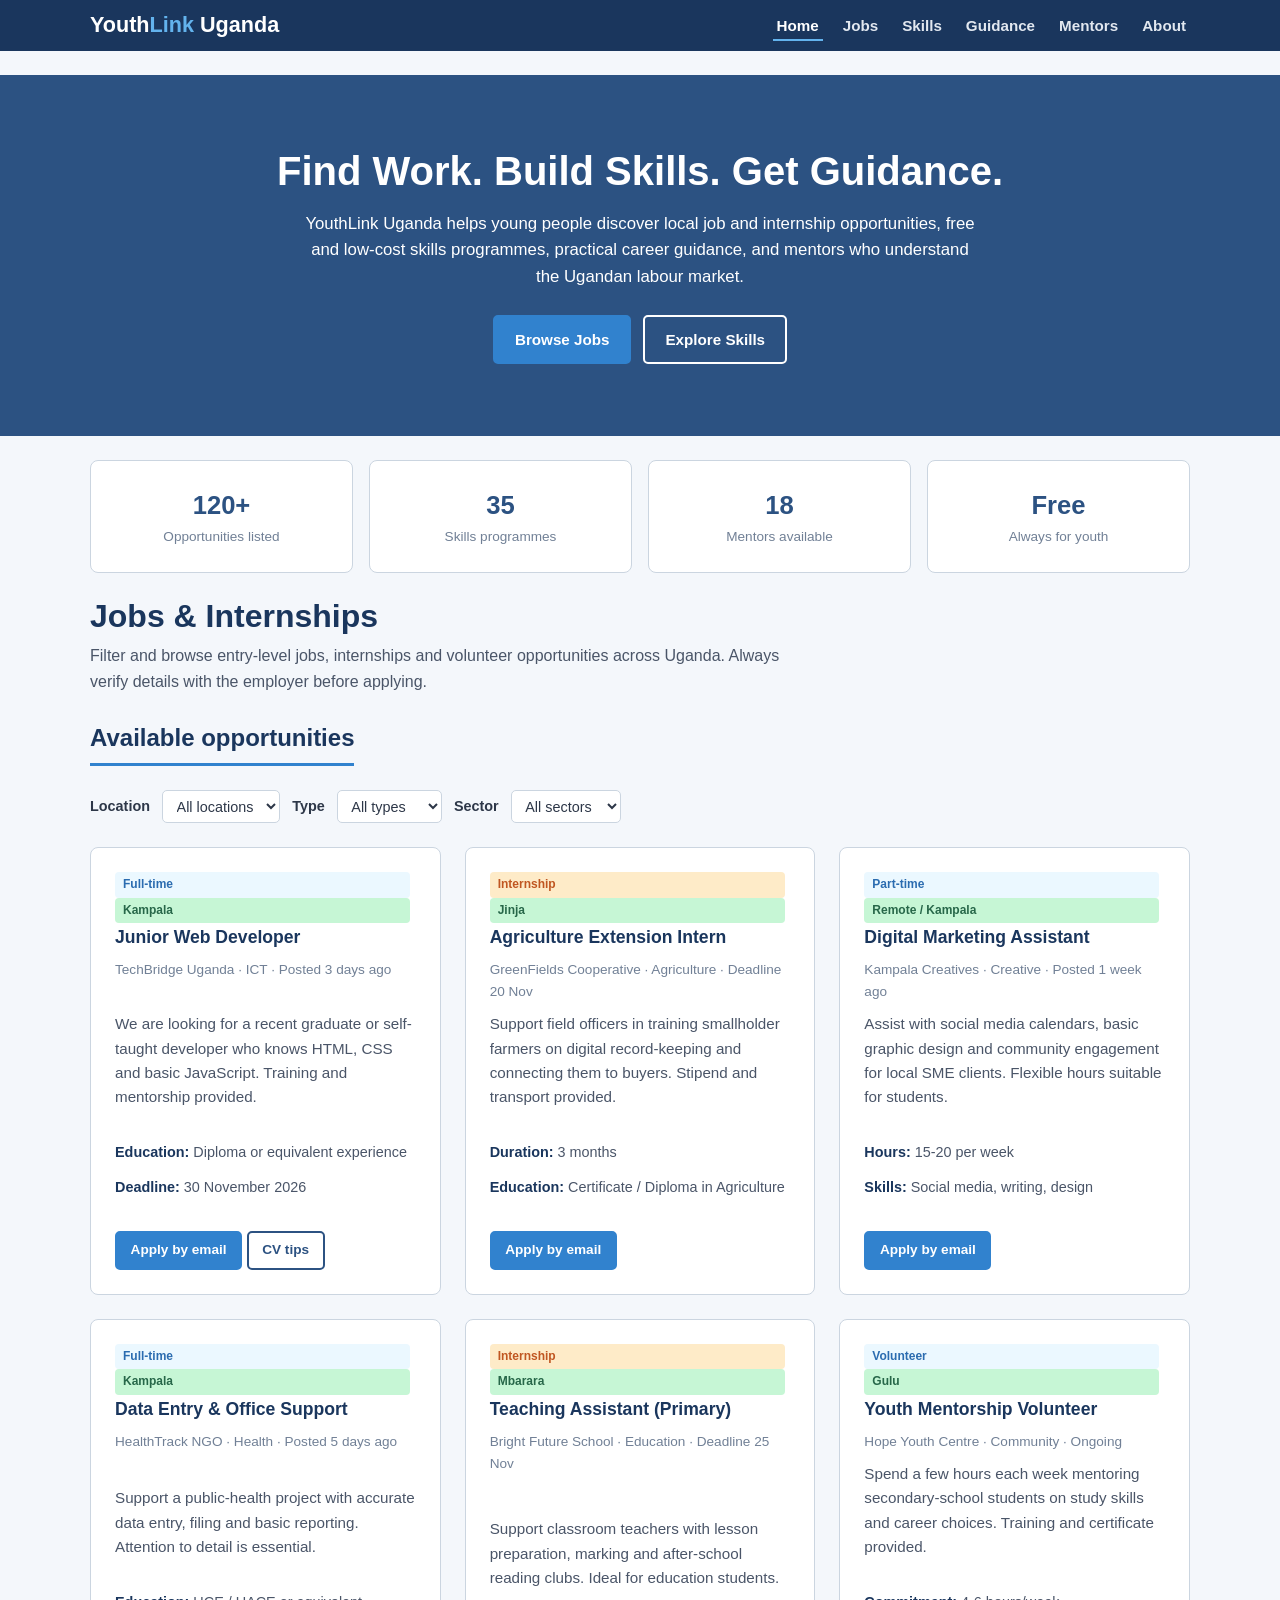
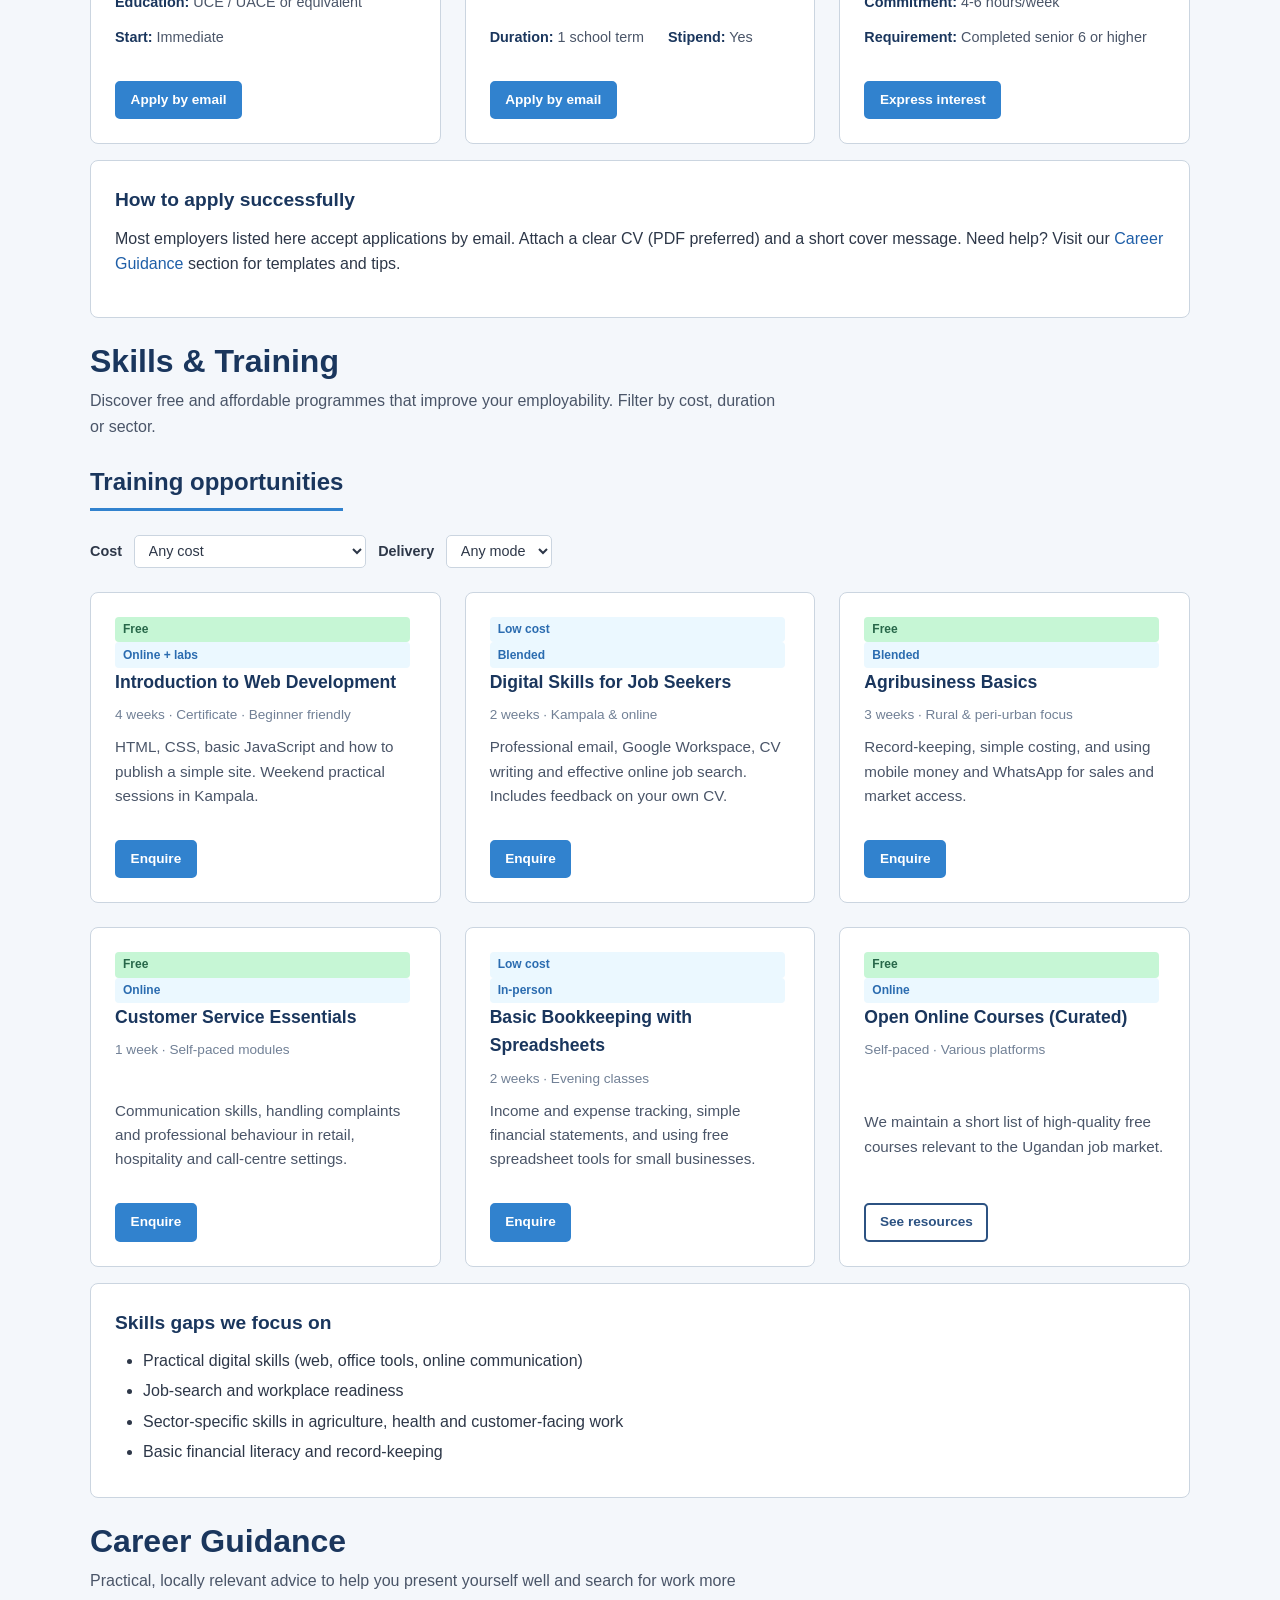
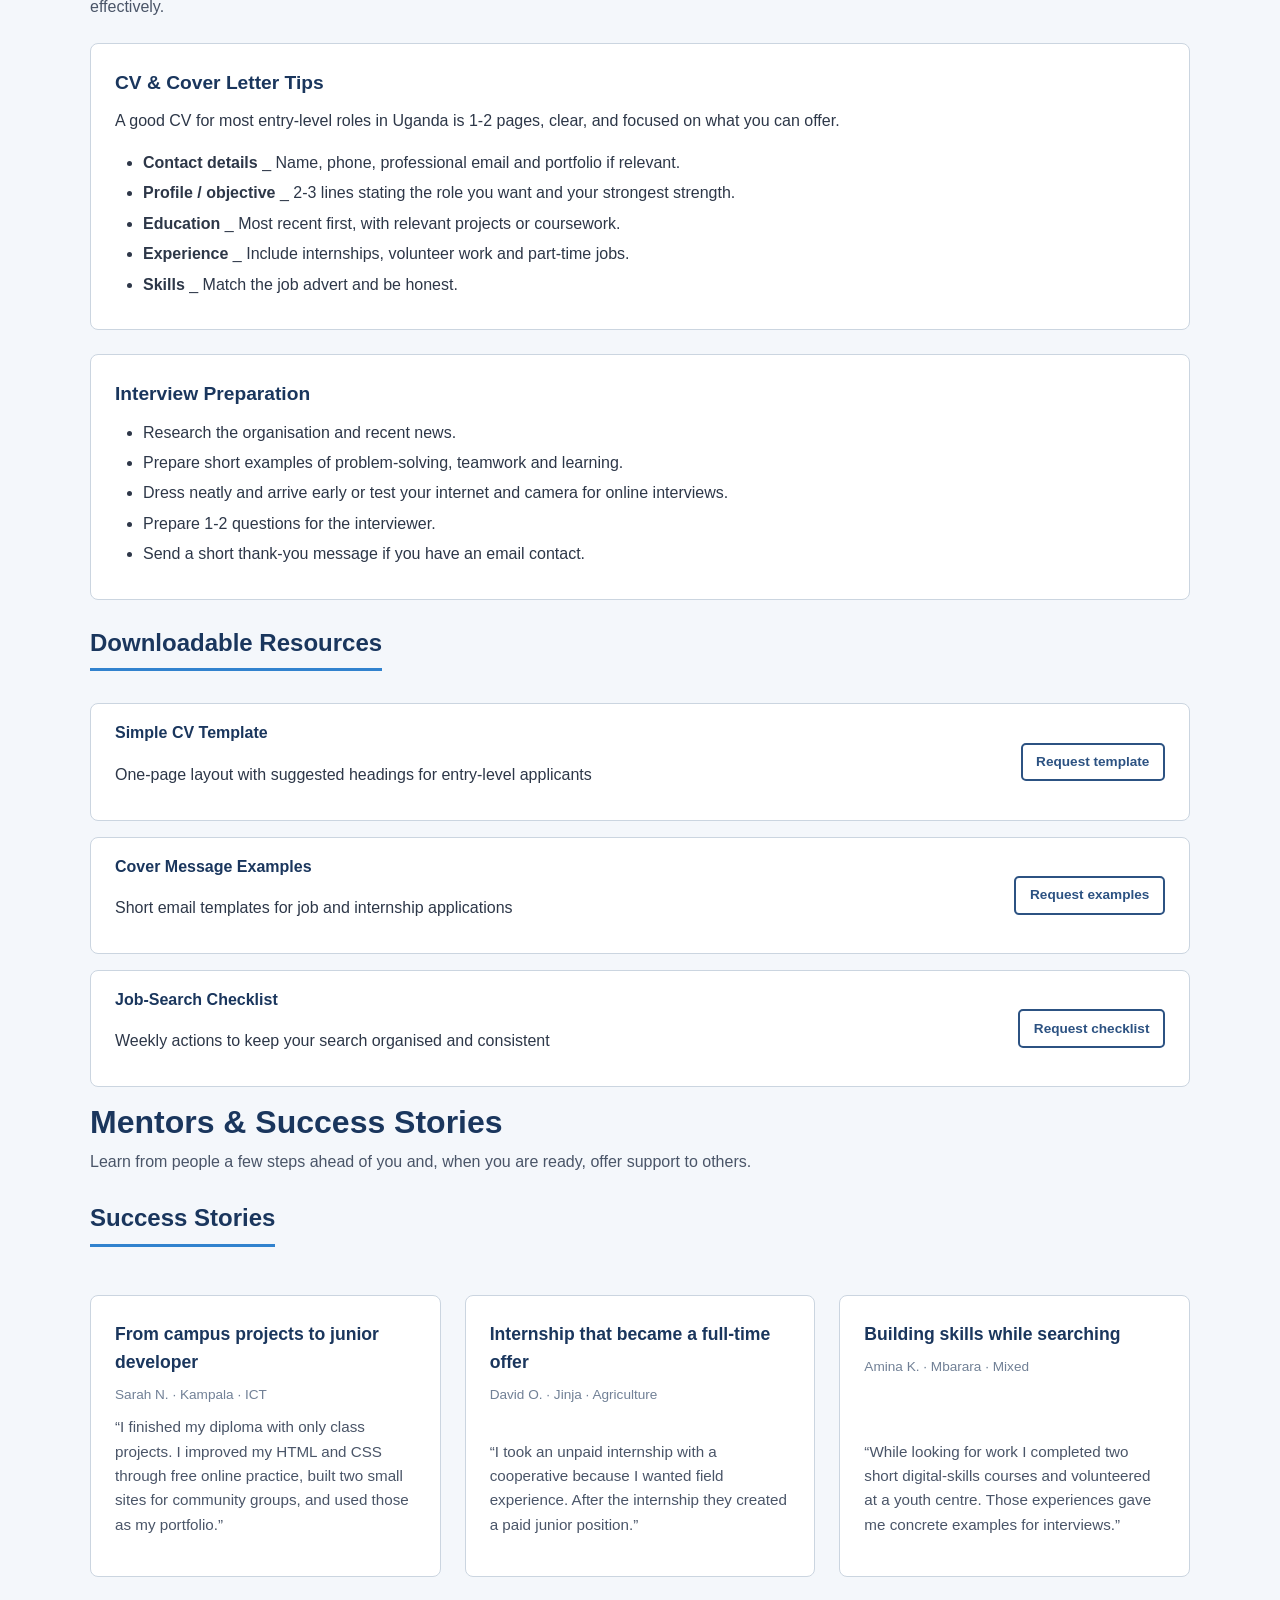
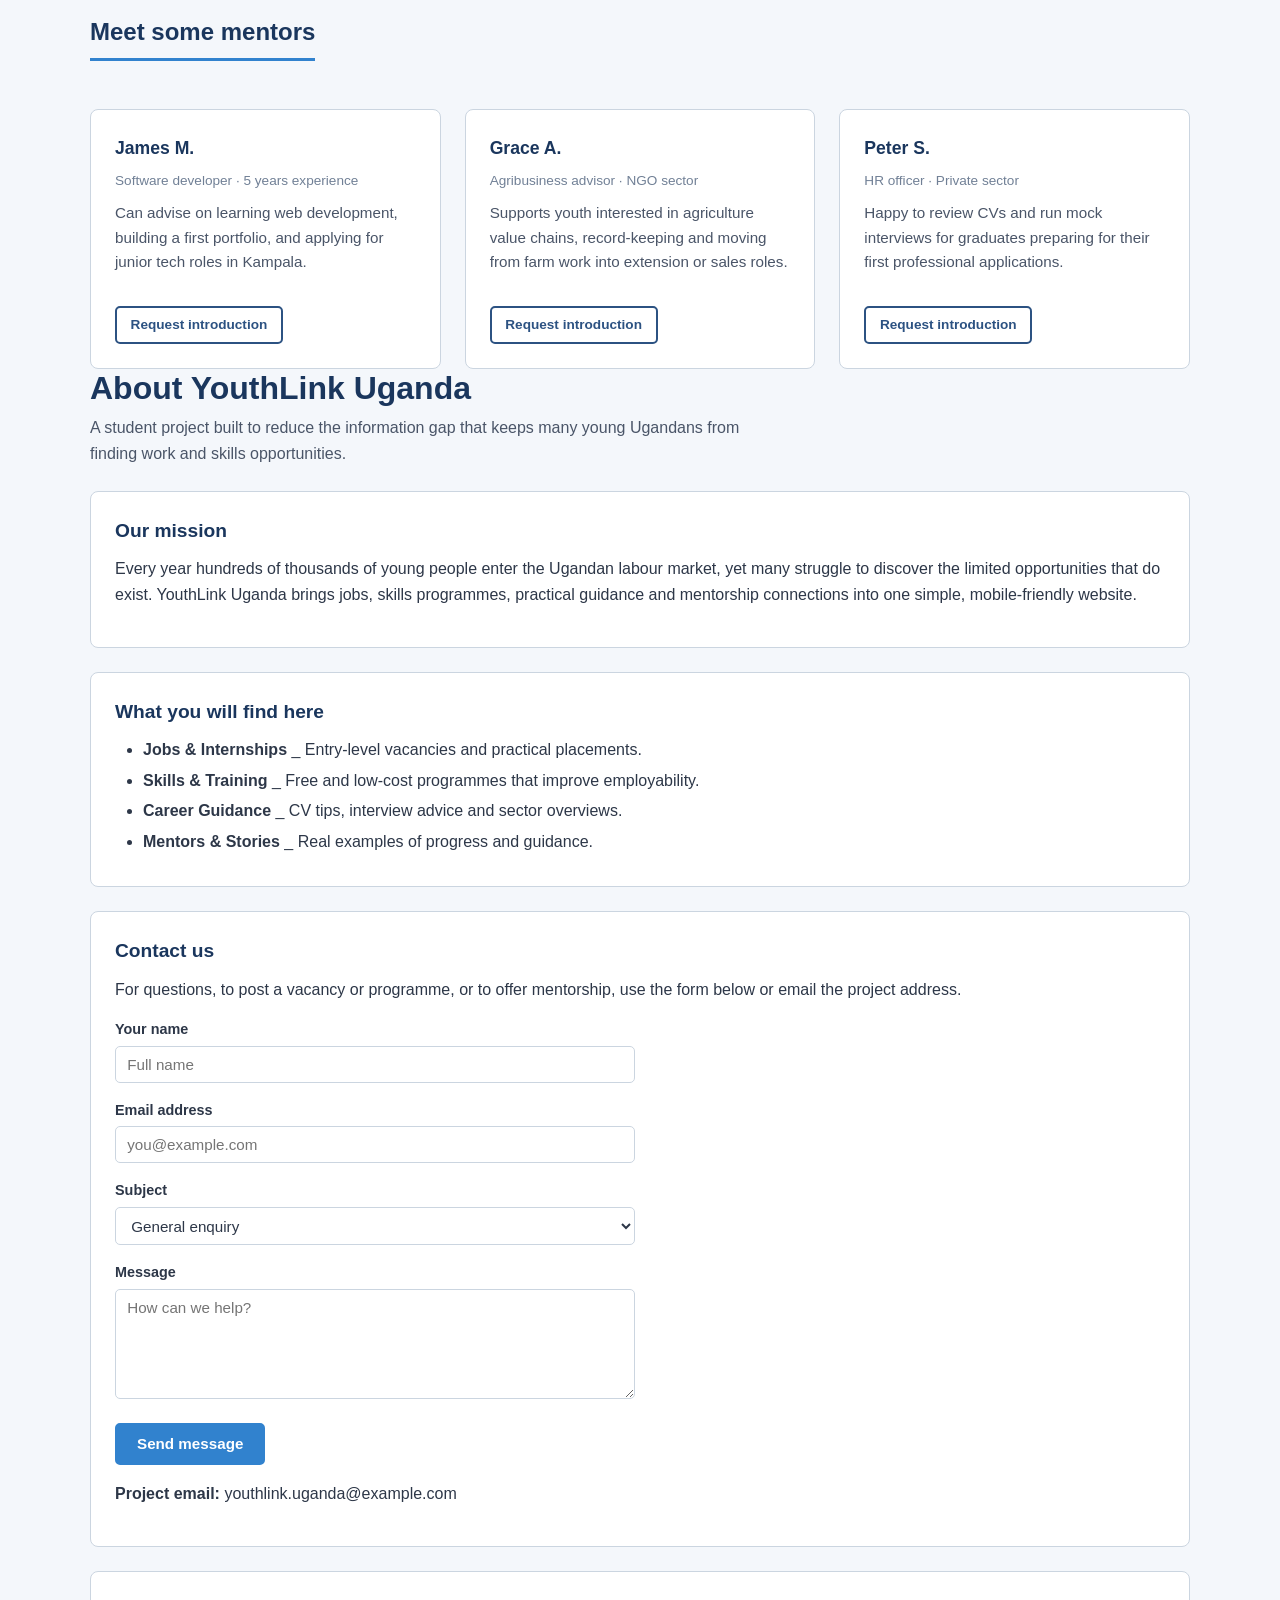
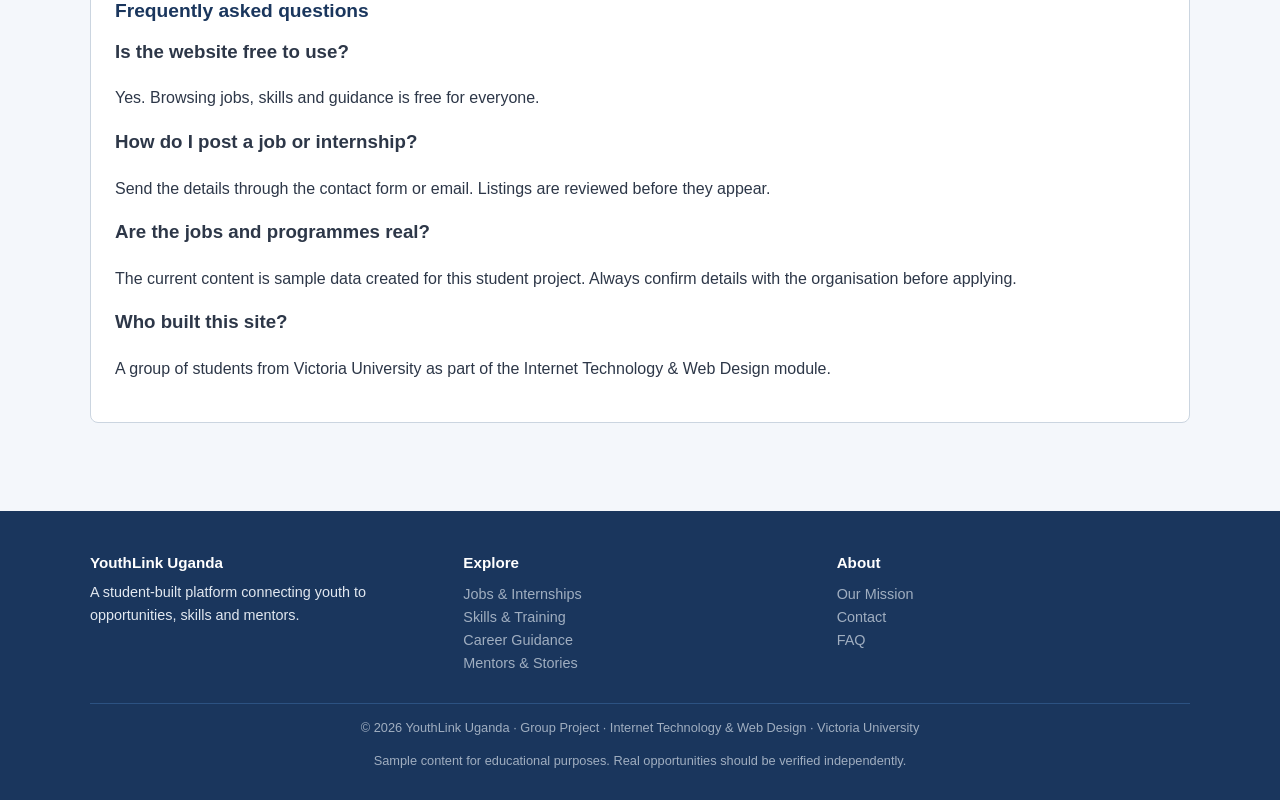
<file: index.html>
<!DOCTYPE html>
<html lang="en">
<head>
  <meta charset="UTF-8">
  <meta name="viewport" content="width=device-width, initial-scale=1.0">
  <meta name="description" content="YouthLink Uganda helps young people discover jobs, skills, guidance and mentors across Uganda.">
  <title>YouthLink Uganda</title>
  <link rel="stylesheet" href="css/styles.css">
</head>
<body>
  <header class="site-header">
    <div class="container header-inner">
      <a href="#home" class="logo">Youth<span>Link</span> Uganda</a>
      <nav class="main-nav" aria-label="Main navigation">
        <ul>
          <li><a href="#home" class="active">Home</a></li>
          <li><a href="#jobs">Jobs</a></li>
          <li><a href="#skills">Skills</a></li>
          <li><a href="#guidance">Guidance</a></li>
          <li><a href="#mentors">Mentors</a></li>
          <li><a href="#about">About</a></li>
        </ul>
      </nav>
    </div>
  </header>

  <main class="main-content">
    <section class="hero" id="home">
      <div class="container">
        <h1>Find Work. Build Skills. Get Guidance.</h1>
        <p>YouthLink Uganda helps young people discover local job and internship opportunities, free and low-cost skills programmes, practical career guidance, and mentors who understand the Ugandan labour market.</p>
        <div class="hero-actions">
          <a href="#jobs" class="btn btn-primary">Browse Jobs</a>
          <a href="#skills" class="btn btn-secondary">Explore Skills</a>
        </div>
      </div>
    </section>

    <div class="container">
      <div class="stats" role="group" aria-label="Key figures">
        <div class="stat-item">
          <div class="stat-number">120+</div>
          <div class="stat-label">Opportunities listed</div>
        </div>
        <div class="stat-item">
          <div class="stat-number">35</div>
          <div class="stat-label">Skills programmes</div>
        </div>
        <div class="stat-item">
          <div class="stat-number">18</div>
          <div class="stat-label">Mentors available</div>
        </div>
        <div class="stat-item">
          <div class="stat-number">Free</div>
          <div class="stat-label">Always for youth</div>
        </div>
      </div>

      <section id="jobs">
        <div class="page-header">
          <h1>Jobs &amp; Internships</h1>
          <p>Filter and browse entry-level jobs, internships and volunteer opportunities across Uganda. Always verify details with the employer before applying.</p>
        </div>

        <h2 class="section-title">Available opportunities</h2>
        <div class="filter-bar" role="search" aria-label="Filter opportunities">
          <label for="location">Location</label>
          <select id="location" name="location">
            <option value="">All locations</option>
            <option>Kampala</option>
            <option>Jinja</option>
            <option>Mbarara</option>
            <option>Gulu</option>
            <option>Remote</option>
          </select>
          <label for="type">Type</label>
          <select id="type" name="type">
            <option value="">All types</option>
            <option>Full-time</option>
            <option>Part-time</option>
            <option>Internship</option>
            <option>Volunteer</option>
          </select>
          <label for="sector">Sector</label>
          <select id="sector" name="sector">
            <option value="">All sectors</option>
            <option>ICT</option>
            <option>Agriculture</option>
            <option>Health</option>
            <option>Education</option>
            <option>Creative</option>
          </select>
        </div>

        <div class="card-grid">
          <article class="card" id="job-webdev">
            <div class="card-body">
              <span class="badge">Full-time</span>
              <span class="badge badge-green">Kampala</span>
              <h3>Junior Web Developer</h3>
              <p class="meta">TechBridge Uganda · ICT · Posted 3 days ago</p>
              <p>We are looking for a recent graduate or self-taught developer who knows HTML, CSS and basic JavaScript. Training and mentorship provided.</p>
              <div class="detail-meta">
                <span><strong>Education:</strong> Diploma or equivalent experience</span>
                <span><strong>Deadline:</strong> 30 November 2026</span>
              </div>
              <div class="card-actions">
                <a href="mailto:careers@techbridge.ug?subject=Junior%20Web%20Developer" class="btn btn-primary btn-sm">Apply by email</a>
                <a href="#guidance" class="btn btn-outline btn-sm">CV tips</a>
              </div>
            </div>
          </article>

          <article class="card">
            <div class="card-body">
              <span class="badge badge-orange">Internship</span>
              <span class="badge badge-green">Jinja</span>
              <h3>Agriculture Extension Intern</h3>
              <p class="meta">GreenFields Cooperative · Agriculture · Deadline 20 Nov</p>
              <p>Support field officers in training smallholder farmers on digital record-keeping and connecting them to buyers. Stipend and transport provided.</p>
              <div class="detail-meta">
                <span><strong>Duration:</strong> 3 months</span>
                <span><strong>Education:</strong> Certificate / Diploma in Agriculture</span>
              </div>
              <div class="card-actions">
                <a href="mailto:interns@greenfields.ug" class="btn btn-primary btn-sm">Apply by email</a>
              </div>
            </div>
          </article>

          <article class="card">
            <div class="card-body">
              <span class="badge">Part-time</span>
              <span class="badge badge-green">Remote / Kampala</span>
              <h3>Digital Marketing Assistant</h3>
              <p class="meta">Kampala Creatives · Creative · Posted 1 week ago</p>
              <p>Assist with social media calendars, basic graphic design and community engagement for local SME clients. Flexible hours suitable for students.</p>
              <div class="detail-meta">
                <span><strong>Hours:</strong> 15-20 per week</span>
                <span><strong>Skills:</strong> Social media, writing, design</span>
              </div>
              <div class="card-actions">
                <a href="mailto:hello@kampalacreatives.ug" class="btn btn-primary btn-sm">Apply by email</a>
              </div>
            </div>
          </article>

          <article class="card">
            <div class="card-body">
              <span class="badge">Full-time</span>
              <span class="badge badge-green">Kampala</span>
              <h3>Data Entry &amp; Office Support</h3>
              <p class="meta">HealthTrack NGO · Health · Posted 5 days ago</p>
              <p>Support a public-health project with accurate data entry, filing and basic reporting. Attention to detail is essential.</p>
              <div class="detail-meta">
                <span><strong>Education:</strong> UCE / UACE or equivalent</span>
                <span><strong>Start:</strong> Immediate</span>
              </div>
              <div class="card-actions">
                <a href="mailto:hr@healthtrack.ug" class="btn btn-primary btn-sm">Apply by email</a>
              </div>
            </div>
          </article>

          <article class="card">
            <div class="card-body">
              <span class="badge badge-orange">Internship</span>
              <span class="badge badge-green">Mbarara</span>
              <h3>Teaching Assistant (Primary)</h3>
              <p class="meta">Bright Future School · Education · Deadline 25 Nov</p>
              <p>Support classroom teachers with lesson preparation, marking and after-school reading clubs. Ideal for education students.</p>
              <div class="detail-meta">
                <span><strong>Duration:</strong> 1 school term</span>
                <span><strong>Stipend:</strong> Yes</span>
              </div>
              <div class="card-actions">
                <a href="mailto:admin@brightfutureschool.ug" class="btn btn-primary btn-sm">Apply by email</a>
              </div>
            </div>
          </article>

          <article class="card">
            <div class="card-body">
              <span class="badge">Volunteer</span>
              <span class="badge badge-green">Gulu</span>
              <h3>Youth Mentorship Volunteer</h3>
              <p class="meta">Hope Youth Centre · Community · Ongoing</p>
              <p>Spend a few hours each week mentoring secondary-school students on study skills and career choices. Training and certificate provided.</p>
              <div class="detail-meta">
                <span><strong>Commitment:</strong> 4-6 hours/week</span>
                <span><strong>Requirement:</strong> Completed senior 6 or higher</span>
              </div>
              <div class="card-actions">
                <a href="mailto:volunteer@hopeyouth.ug" class="btn btn-primary btn-sm">Express interest</a>
              </div>
            </div>
          </article>
        </div>

        <div class="content-block mt-2">
          <h2>How to apply successfully</h2>
          <p>Most employers listed here accept applications by email. Attach a clear CV (PDF preferred) and a short cover message. Need help? Visit our <a href="#guidance">Career Guidance</a> section for templates and tips.</p>
        </div>
      </section>

      <section id="skills">
        <div class="page-header">
          <h1>Skills &amp; Training</h1>
          <p>Discover free and affordable programmes that improve your employability. Filter by cost, duration or sector.</p>
        </div>

        <h2 class="section-title">Training opportunities</h2>
        <div class="filter-bar">
          <label for="cost">Cost</label>
          <select id="cost" name="cost">
            <option value="">Any cost</option>
            <option>Free</option>
            <option>Low cost (under UGX 50,000)</option>
            <option>Paid</option>
          </select>
          <label for="mode">Delivery</label>
          <select id="mode" name="mode">
            <option value="">Any mode</option>
            <option>Online</option>
            <option>In-person</option>
            <option>Blended</option>
          </select>
        </div>

        <div class="card-grid">
          <article class="card">
            <div class="card-body">
              <span class="badge badge-green">Free</span>
              <span class="badge">Online + labs</span>
              <h3>Introduction to Web Development</h3>
              <p class="meta">4 weeks · Certificate · Beginner friendly</p>
              <p>HTML, CSS, basic JavaScript and how to publish a simple site. Weekend practical sessions in Kampala.</p>
              <div class="card-actions">
                <a href="#about" class="btn btn-primary btn-sm">Enquire</a>
              </div>
            </div>
          </article>

          <article class="card">
            <div class="card-body">
              <span class="badge">Low cost</span>
              <span class="badge">Blended</span>
              <h3>Digital Skills for Job Seekers</h3>
              <p class="meta">2 weeks · Kampala &amp; online</p>
              <p>Professional email, Google Workspace, CV writing and effective online job search. Includes feedback on your own CV.</p>
              <div class="card-actions">
                <a href="#about" class="btn btn-primary btn-sm">Enquire</a>
              </div>
            </div>
          </article>

          <article class="card">
            <div class="card-body">
              <span class="badge badge-green">Free</span>
              <span class="badge">Blended</span>
              <h3>Agribusiness Basics</h3>
              <p class="meta">3 weeks · Rural &amp; peri-urban focus</p>
              <p>Record-keeping, simple costing, and using mobile money and WhatsApp for sales and market access.</p>
              <div class="card-actions">
                <a href="#about" class="btn btn-primary btn-sm">Enquire</a>
              </div>
            </div>
          </article>

          <article class="card">
            <div class="card-body">
              <span class="badge badge-green">Free</span>
              <span class="badge">Online</span>
              <h3>Customer Service Essentials</h3>
              <p class="meta">1 week · Self-paced modules</p>
              <p>Communication skills, handling complaints and professional behaviour in retail, hospitality and call-centre settings.</p>
              <div class="card-actions">
                <a href="#about" class="btn btn-primary btn-sm">Enquire</a>
              </div>
            </div>
          </article>

          <article class="card">
            <div class="card-body">
              <span class="badge">Low cost</span>
              <span class="badge">In-person</span>
              <h3>Basic Bookkeeping with Spreadsheets</h3>
              <p class="meta">2 weeks · Evening classes</p>
              <p>Income and expense tracking, simple financial statements, and using free spreadsheet tools for small businesses.</p>
              <div class="card-actions">
                <a href="#about" class="btn btn-primary btn-sm">Enquire</a>
              </div>
            </div>
          </article>

          <article class="card">
            <div class="card-body">
              <span class="badge badge-green">Free</span>
              <span class="badge">Online</span>
              <h3>Open Online Courses (Curated)</h3>
              <p class="meta">Self-paced · Various platforms</p>
              <p>We maintain a short list of high-quality free courses relevant to the Ugandan job market.</p>
              <div class="card-actions">
                <a href="#guidance" class="btn btn-outline btn-sm">See resources</a>
              </div>
            </div>
          </article>
        </div>

        <div class="content-block mt-2">
          <h2>Skills gaps we focus on</h2>
          <ul>
            <li>Practical digital skills (web, office tools, online communication)</li>
            <li>Job-search and workplace readiness</li>
            <li>Sector-specific skills in agriculture, health and customer-facing work</li>
            <li>Basic financial literacy and record-keeping</li>
          </ul>
        </div>
      </section>

      <section id="guidance">
        <div class="page-header">
          <h1>Career Guidance</h1>
          <p>Practical, locally relevant advice to help you present yourself well and search for work more effectively.</p>
        </div>

        <div class="content-block">
          <h2>CV &amp; Cover Letter Tips</h2>
          <p>A good CV for most entry-level roles in Uganda is 1-2 pages, clear, and focused on what you can offer.</p>
          <ul>
            <li><strong>Contact details</strong> _ Name, phone, professional email and portfolio if relevant.</li>
            <li><strong>Profile / objective</strong> _ 2-3 lines stating the role you want and your strongest strength.</li>
            <li><strong>Education</strong> _ Most recent first, with relevant projects or coursework.</li>
            <li><strong>Experience</strong> _ Include internships, volunteer work and part-time jobs.</li>
            <li><strong>Skills</strong> _ Match the job advert and be honest.</li>
          </ul>
        </div>

        <div class="content-block">
          <h2>Interview Preparation</h2>
          <ul>
            <li>Research the organisation and recent news.</li>
            <li>Prepare short examples of problem-solving, teamwork and learning.</li>
            <li>Dress neatly and arrive early or test your internet and camera for online interviews.</li>
            <li>Prepare 1-2 questions for the interviewer.</li>
            <li>Send a short thank-you message if you have an email contact.</li>
          </ul>
        </div>

        <h2 class="section-title">Downloadable Resources</h2>
        <ul class="resource-list">
          <li>
            <div>
              <h3>Simple CV Template</h3>
              <p class="meta">One-page layout with suggested headings for entry-level applicants</p>
            </div>
            <a href="#about" class="btn btn-outline btn-sm">Request template</a>
          </li>
          <li>
            <div>
              <h3>Cover Message Examples</h3>
              <p class="meta">Short email templates for job and internship applications</p>
            </div>
            <a href="#about" class="btn btn-outline btn-sm">Request examples</a>
          </li>
          <li>
            <div>
              <h3>Job-Search Checklist</h3>
              <p class="meta">Weekly actions to keep your search organised and consistent</p>
            </div>
            <a href="#about" class="btn btn-outline btn-sm">Request checklist</a>
          </li>
        </ul>
      </section>

      <section id="mentors">
        <div class="page-header">
          <h1>Mentors &amp; Success Stories</h1>
          <p>Learn from people a few steps ahead of you and, when you are ready, offer support to others.</p>
        </div>

        <h2 class="section-title">Success Stories</h2>
        <div class="card-grid">
          <article class="card">
            <div class="card-body">
              <h3>From campus projects to junior developer</h3>
              <p class="meta">Sarah N. · Kampala · ICT</p>
              <p>“I finished my diploma with only class projects. I improved my HTML and CSS through free online practice, built two small sites for community groups, and used those as my portfolio.&rdquo;</p>
            </div>
          </article>
          <article class="card">
            <div class="card-body">
              <h3>Internship that became a full-time offer</h3>
              <p class="meta">David O. · Jinja · Agriculture</p>
              <p>“I took an unpaid internship with a cooperative because I wanted field experience. After the internship they created a paid junior position.&rdquo;</p>
            </div>
          </article>
          <article class="card">
            <div class="card-body">
              <h3>Building skills while searching</h3>
              <p class="meta">Amina K. · Mbarara · Mixed</p>
              <p>“While looking for work I completed two short digital-skills courses and volunteered at a youth centre. Those experiences gave me concrete examples for interviews.&rdquo;</p>
            </div>
          </article>
        </div>

        <h2 class="section-title" style="margin-top: 2.25rem;">Meet some mentors</h2>
        <div class="card-grid">
          <article class="card">
            <div class="card-body">
              <h3>James M.</h3>
              <p class="meta">Software developer · 5 years experience</p>
              <p>Can advise on learning web development, building a first portfolio, and applying for junior tech roles in Kampala.</p>
              <div class="card-actions">
                <a href="#about" class="btn btn-outline btn-sm">Request introduction</a>
              </div>
            </div>
          </article>
          <article class="card">
            <div class="card-body">
              <h3>Grace A.</h3>
              <p class="meta">Agribusiness advisor · NGO sector</p>
              <p>Supports youth interested in agriculture value chains, record-keeping and moving from farm work into extension or sales roles.</p>
              <div class="card-actions">
                <a href="#about" class="btn btn-outline btn-sm">Request introduction</a>
              </div>
            </div>
          </article>
          <article class="card">
            <div class="card-body">
              <h3>Peter S.</h3>
              <p class="meta">HR officer · Private sector</p>
              <p>Happy to review CVs and run mock interviews for graduates preparing for their first professional applications.</p>
              <div class="card-actions">
                <a href="#about" class="btn btn-outline btn-sm">Request introduction</a>
              </div>
            </div>
          </article>
        </div>
      </section>

      <section id="about">
        <div class="page-header">
          <h1>About YouthLink Uganda</h1>
          <p>A student project built to reduce the information gap that keeps many young Ugandans from finding work and skills opportunities.</p>
        </div>

        <div class="content-block">
          <h2>Our mission</h2>
          <p>Every year hundreds of thousands of young people enter the Ugandan labour market, yet many struggle to discover the limited opportunities that do exist. YouthLink Uganda brings jobs, skills programmes, practical guidance and mentorship connections into one simple, mobile-friendly website.</p>
        </div>

        <div class="content-block">
          <h2>What you will find here</h2>
          <ul>
            <li><strong>Jobs &amp; Internships</strong> _ Entry-level vacancies and practical placements.</li>
            <li><strong>Skills &amp; Training</strong> _ Free and low-cost programmes that improve employability.</li>
            <li><strong>Career Guidance</strong> _ CV tips, interview advice and sector overviews.</li>
            <li><strong>Mentors &amp; Stories</strong> _ Real examples of progress and guidance.</li>
          </ul>
        </div>

        <div class="content-block" id="contact">
          <h2>Contact us</h2>
          <p>For questions, to post a vacancy or programme, or to offer mentorship, use the form below or email the project address.</p>
          <form action="#" method="post" style="max-width: 520px; margin-top: 1rem;">
            <div class="form-group">
              <label for="name">Your name</label>
              <input type="text" id="name" name="name" required placeholder="Full name">
            </div>
            <div class="form-group">
              <label for="email">Email address</label>
              <input type="email" id="email" name="email" required placeholder="you@example.com">
            </div>
            <div class="form-group">
              <label for="subject">Subject</label>
              <select id="subject" name="subject">
                <option value="general">General enquiry</option>
                <option value="job">Post a job / internship</option>
                <option value="programme">List a skills programme</option>
                <option value="mentor">Become a mentor</option>
                <option value="feedback">Feedback on the site</option>
              </select>
            </div>
            <div class="form-group">
              <label for="message">Message</label>
              <textarea id="message" name="message" required placeholder="How can we help?"></textarea>
            </div>
            <button type="submit" class="btn btn-primary">Send message</button>
          </form>
          <p class="mt-2"><strong>Project email:</strong> youthlink.uganda@example.com</p>
        </div>

        <div class="content-block" id="faq">
          <h2>Frequently asked questions</h2>
          <h3>Is the website free to use?</h3>
          <p>Yes. Browsing jobs, skills and guidance is free for everyone.</p>

          <h3>How do I post a job or internship?</h3>
          <p>Send the details through the contact form or email. Listings are reviewed before they appear.</p>

          <h3>Are the jobs and programmes real?</h3>
          <p>The current content is sample data created for this student project. Always confirm details with the organisation before applying.</p>

          <h3>Who built this site?</h3>
          <p>A group of students from Victoria University as part of the Internet Technology &amp; Web Design module.</p>
        </div>
      </section>
    </div>
  </main>

  <footer class="site-footer">
    <div class="container">
      <div class="footer-grid">
        <div>
          <h3>YouthLink Uganda</h3>
          <p>A student-built platform connecting youth to opportunities, skills and mentors.</p>
        </div>
        <div>
          <h3>Explore</h3>
          <ul>
            <li><a href="#jobs">Jobs &amp; Internships</a></li>
            <li><a href="#skills">Skills &amp; Training</a></li>
            <li><a href="#guidance">Career Guidance</a></li>
            <li><a href="#mentors">Mentors &amp; Stories</a></li>
          </ul>
        </div>
        <div>
          <h3>About</h3>
          <ul>
            <li><a href="#about">Our Mission</a></li>
            <li><a href="#contact">Contact</a></li>
            <li><a href="#faq">FAQ</a></li>
          </ul>
        </div>
      </div>
      <div class="footer-bottom">
        <p>&copy; 2026 YouthLink Uganda · Group Project · Internet Technology &amp; Web Design · Victoria University</p>
        <p>Sample content for educational purposes. Real opportunities should be verified independently.</p>
      </div>
    </div>
  </footer>
</body>
</html>
</file>
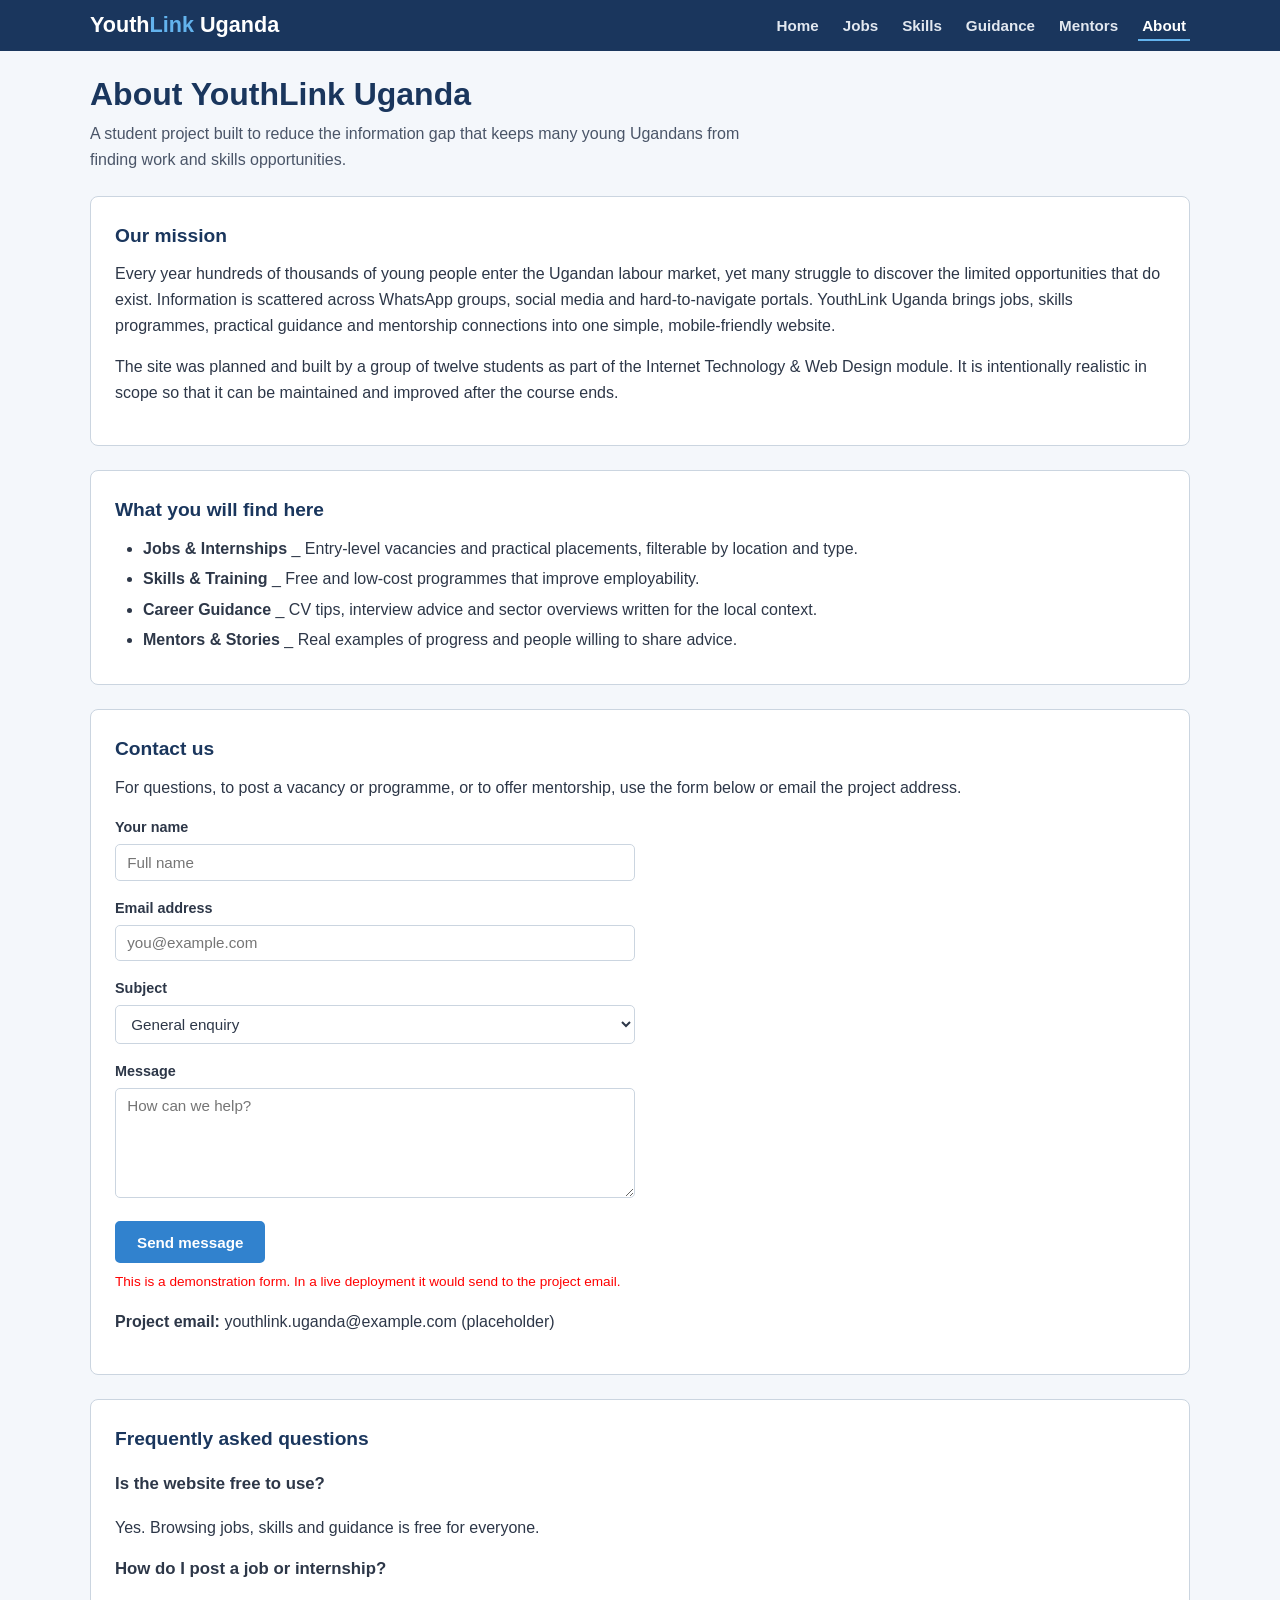
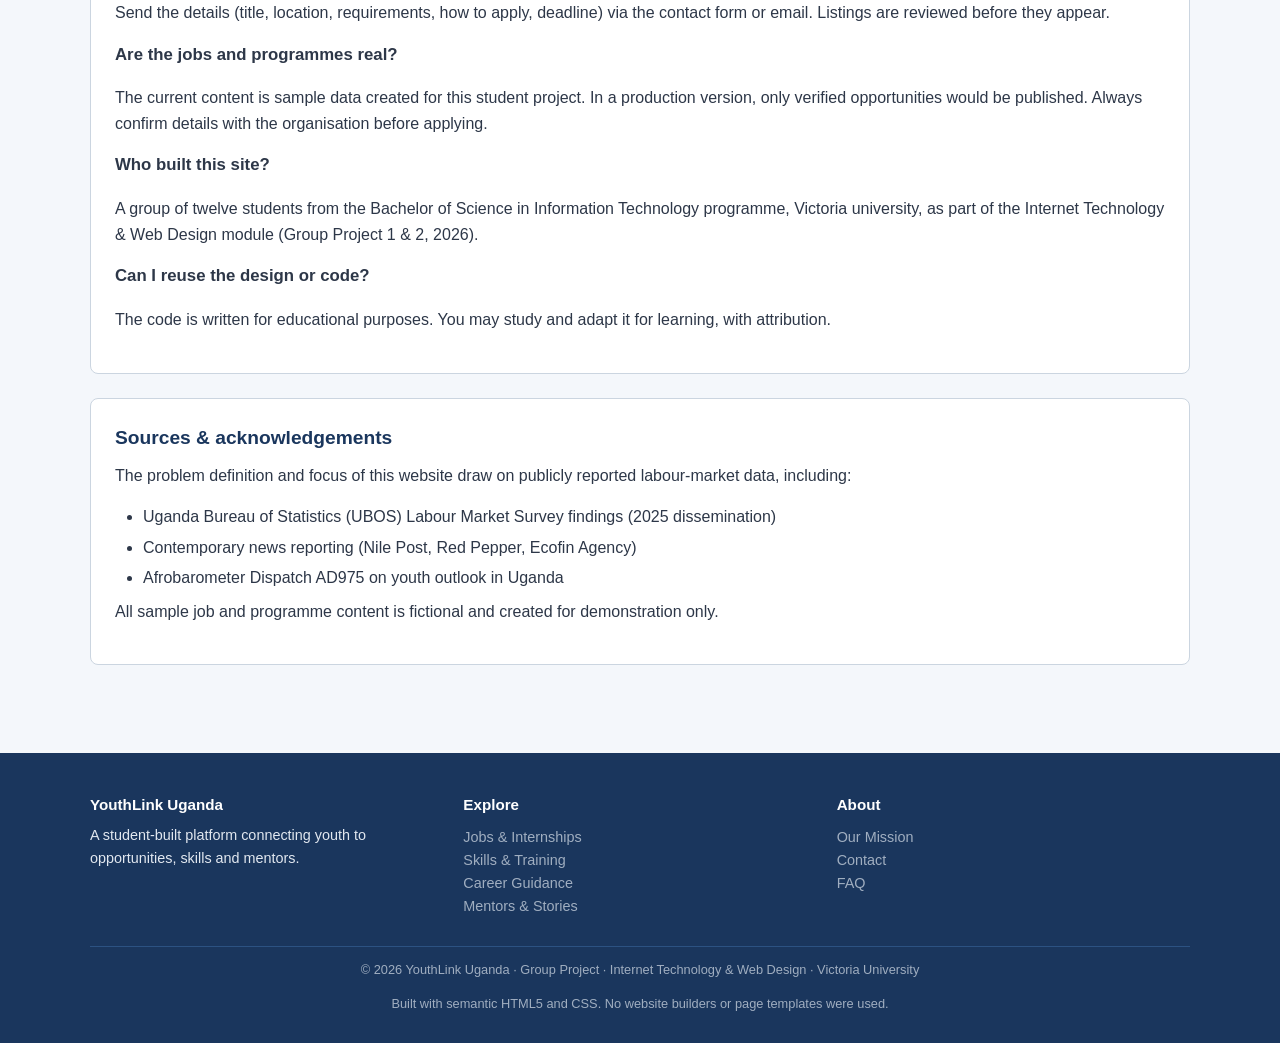
<file: about.html>
<!DOCTYPE html>
<html lang="en">

<head>
  <meta charset="UTF-8">
  <meta name="viewport" content="width=device-width, initial-scale=1.0">
  <meta name="description" content="About YouthLink Uganda - mission, contact and frequently asked questions.">
  <title>About - YouthLink Uganda</title>
  <link rel="stylesheet" href="css/styles.css">
</head>

<body>
  <header class="site-header">
    <div class="container header-inner">
      <a href="index.html" class="logo">Youth<span>Link</span> Uganda</a>
      <nav class="main-nav" aria-label="Main navigation">
        <ul>
          <li><a href="index.html">Home</a></li>
          <li><a href="jobs.html">Jobs</a></li>
          <li><a href="skills.html">Skills</a></li>
          <li><a href="guidance.html">Guidance</a></li>
          <li><a href="mentors.html">Mentors</a></li>
          <li><a href="about.html" class="active">About</a></li>
        </ul>
      </nav>
    </div>
  </header>

  <main class="main-content">
    <div class="container">
      <div class="page-header">
        <h1>About YouthLink Uganda</h1>
        <p>A student project built to reduce the information gap that keeps many young Ugandans from finding work and
          skills opportunities.</p>
      </div>

      <div class="content-block">
        <h2>Our mission</h2>
        <p>Every year hundreds of thousands of young people enter the Ugandan labour market, yet many struggle to
          discover the limited opportunities that do exist. Information is scattered across WhatsApp groups, social
          media and hard-to-navigate portals. YouthLink Uganda brings jobs, skills programmes, practical guidance and
          mentorship connections into one simple, mobile-friendly website.</p>
        <p class="mt-1">The site was planned and built by a group of twelve students as part of the Internet Technology
          &amp; Web Design module. It is intentionally realistic in scope so that it can be maintained and improved
          after the course ends.</p>
      </div>

      <div class="content-block">
        <h2>What you will find here</h2>
        <ul>
          <li><strong>Jobs &amp; Internships</strong> _ Entry-level vacancies and practical placements, filterable by
            location and type.</li>
          <li><strong>Skills &amp; Training</strong> _ Free and low-cost programmes that improve employability.</li>
          <li><strong>Career Guidance</strong> _ CV tips, interview advice and sector overviews written for the local
            context.</li>
          <li><strong>Mentors &amp; Stories</strong> _ Real examples of progress and people willing to share advice.
          </li>
        </ul>
      </div>

      <!-- Contact -->
      <div class="content-block" id="contact">
        <h2>Contact us</h2>
        <p>For questions, to post a vacancy or programme, or to offer mentorship, use the form below or email the
          project address.</p>
        <form action="#" method="post" style="max-width: 520px; margin-top: 1rem;">
          <div class="form-group">
            <label for="name">Your name</label>
            <input type="text" id="name" name="name" required placeholder="Full name">
          </div>
          <div class="form-group">
            <label for="email">Email address</label>
            <input type="email" id="email" name="email" required placeholder="you@example.com">
          </div>
          <div class="form-group">
            <label for="subject">Subject</label>
            <select id="subject" name="subject">
              <option value="general">General enquiry</option>
              <option value="job">Post a job / internship</option>
              <option value="programme">List a skills programme</option>
              <option value="mentor">Become a mentor</option>
              <option value="feedback">Feedback on the site</option>
            </select>
          </div>
          <div class="form-group">
            <label for="message">Message</label>
            <textarea id="message" name="message" required placeholder="How can we help?"></textarea>
          </div>
          <button type="submit" class="btn btn-primary">Send message</button>
          <p class="mt-1" style="font-size: 0.85rem; color: red;">This is a demonstration form. In a live deployment it
            would send to the project email.</p>
        </form>
        <p class="mt-2"><strong>Project email:</strong> youthlink.uganda@example.com (placeholder)</p>
      </div>

      <!-- FAQ -->
      <div class="content-block" id="faq">
        <h2>Frequently asked questions</h2>
        <h3 style="font-size: 1.05rem; margin-top: 1rem;">Is the website free to use?</h3>
        <p>Yes. Browsing jobs, skills and guidance is free for everyone.</p>

        <h3 style="font-size: 1.05rem; margin-top: 1rem;">How do I post a job or internship?</h3>
        <p>Send the details (title, location, requirements, how to apply, deadline) via the contact form or email.
          Listings are reviewed before they appear.</p>

        <h3 style="font-size: 1.05rem; margin-top: 1rem;">Are the jobs and programmes real?</h3>
        <p>The current content is sample data created for this student project. In a production version, only verified
          opportunities would be published. Always confirm details with the organisation before applying.</p>

        <h3 style="font-size: 1.05rem; margin-top: 1rem;">Who built this site?</h3>
        <p>A group of twelve students from the Bachelor of Science in Information Technology programme, Victoria
          university, as part of the Internet Technology &amp; Web Design module (Group Project 1 &amp; 2, 2026).</p>

        <h3 style="font-size: 1.05rem; margin-top: 1rem;">Can I reuse the design or code?</h3>
        <p>The code is written for educational purposes. You may study and adapt it for learning, with attribution.</p>
      </div>

      <div class="content-block">
        <h2>Sources &amp; acknowledgements</h2>
        <p>The problem definition and focus of this website draw on publicly reported labour-market data, including:</p>
        <ul>
          <li>Uganda Bureau of Statistics (UBOS) Labour Market Survey findings (2025 dissemination)</li>
          <li>Contemporary news reporting (Nile Post, Red Pepper, Ecofin Agency)</li>
          <li>Afrobarometer Dispatch AD975 on youth outlook in Uganda</li>
        </ul>
        <p class="mt-1">All sample job and programme content is fictional and created for demonstration only.</p>
      </div>
    </div>
  </main>

  <footer class="site-footer">
    <div class="container">
      <div class="footer-grid">
        <div>
          <h3>YouthLink Uganda</h3>
          <p>A student-built platform connecting youth to opportunities, skills and mentors.</p>
        </div>
        <div>
          <h3>Explore</h3>
          <ul>
            <li><a href="jobs.html">Jobs &amp; Internships</a></li>
            <li><a href="skills.html">Skills &amp; Training</a></li>
            <li><a href="guidance.html">Career Guidance</a></li>
            <li><a href="mentors.html">Mentors &amp; Stories</a></li>
          </ul>
        </div>
        <div>
          <h3>About</h3>
          <ul>
            <li><a href="about.html">Our Mission</a></li>
            <li><a href="about.html#contact">Contact</a></li>
            <li><a href="about.html#faq">FAQ</a></li>
          </ul>
        </div>
      </div>
      <div class="footer-bottom">
        <p>&copy; 2026 YouthLink Uganda · Group Project · Internet Technology &amp; Web Design · Victoria University</p>
        <p>Built with semantic HTML5 and CSS. No website builders or page templates were used.</p>
      </div>
    </div>
  </footer>
</body>

</html>
</file>
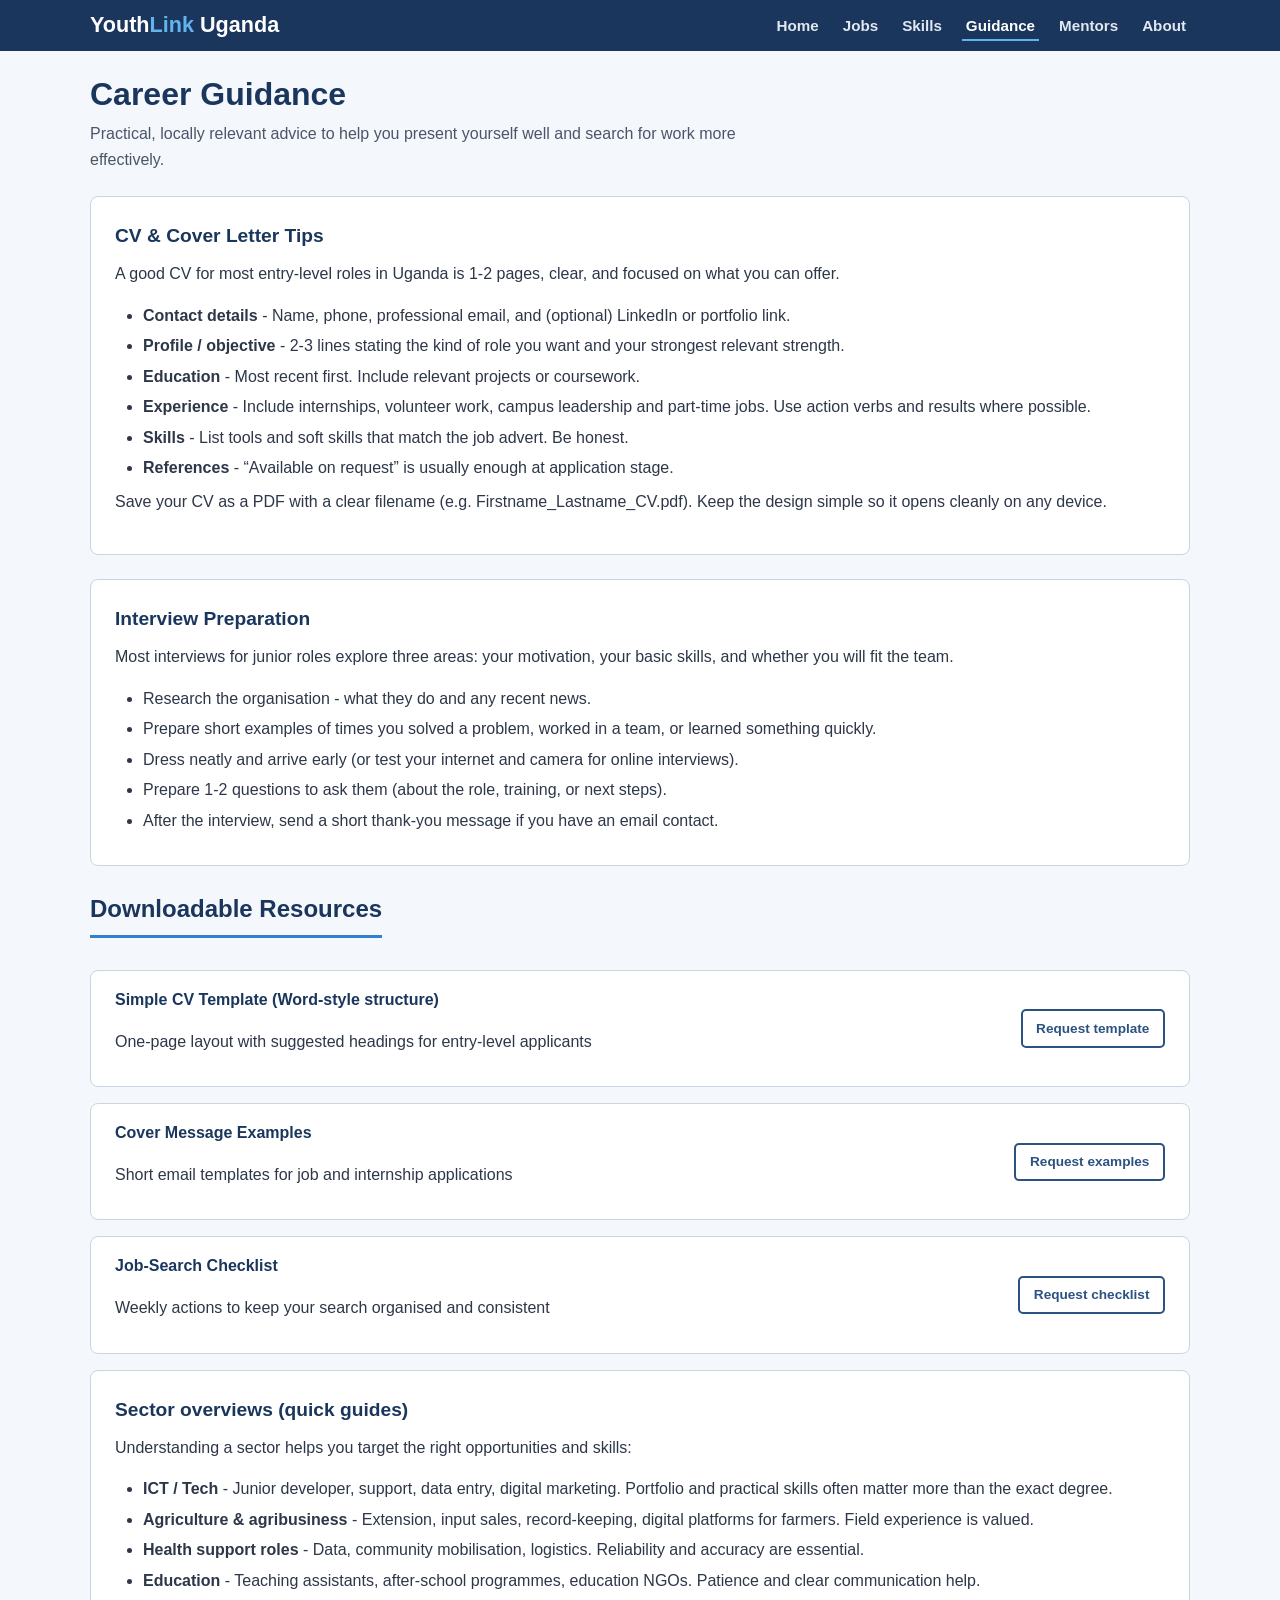
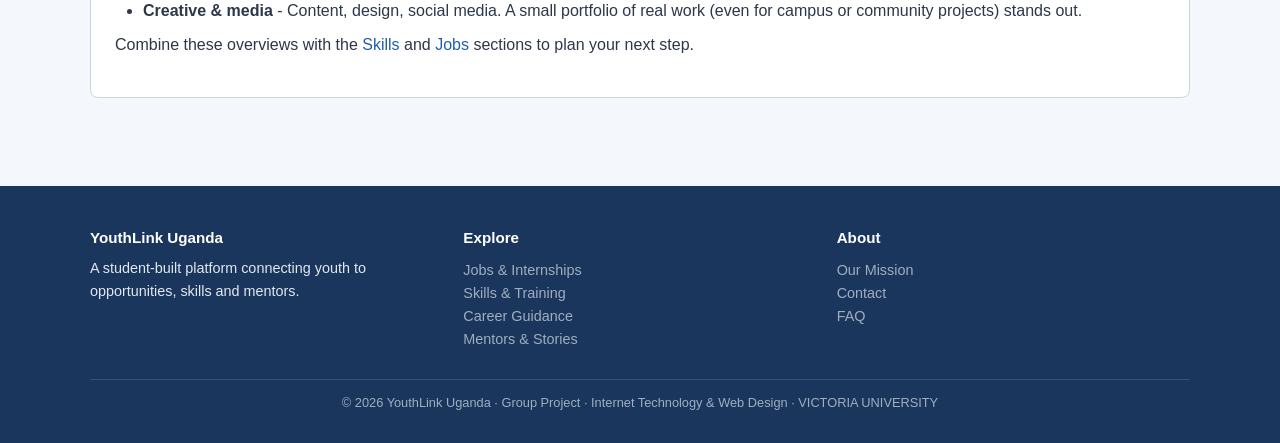
<file: guidance.html>
<!DOCTYPE html>
<html lang="en">
<head>
  <meta charset="UTF-8">
  <meta name="viewport" content="width=device-width, initial-scale=1.0">
  <meta name="description" content="Practical career guidance, CV templates and interview tips for Ugandan youth – YouthLink Uganda.">
  <title>Career Guidance - YouthLink Uganda</title>
  <link rel="stylesheet" href="css/styles.css">
</head>
<body>
  <header class="site-header">
    <div class="container header-inner">
      <a href="index.html" class="logo">Youth<span>Link</span> Uganda</a>
      <nav class="main-nav" aria-label="Main navigation">
        <ul>
          <li><a href="index.html">Home</a></li>
          <li><a href="jobs.html">Jobs</a></li>
          <li><a href="skills.html">Skills</a></li>
          <li><a href="guidance.html" class="active">Guidance</a></li>
          <li><a href="mentors.html">Mentors</a></li>
          <li><a href="about.html">About</a></li>
        </ul>
      </nav>
    </div>
  </header>

  <main class="main-content">
    <div class="container">
      <div class="page-header">
        <h1>Career Guidance</h1>
        <p>Practical, locally relevant advice to help you present yourself well and search for work more effectively.</p>
      </div>

      <div class="content-block">
        <h2>CV &amp; Cover Letter Tips</h2>
        <p>A good CV for most entry-level roles in Uganda is 1-2 pages, clear, and focused on what you can offer.</p>
        <ul>
          <li><strong>Contact details</strong> - Name, phone, professional email, and (optional) LinkedIn or portfolio link.</li>
          <li><strong>Profile / objective</strong> - 2-3 lines stating the kind of role you want and your strongest relevant strength.</li>
          <li><strong>Education</strong> - Most recent first. Include relevant projects or coursework.</li>
          <li><strong>Experience</strong> - Include internships, volunteer work, campus leadership and part-time jobs. Use action verbs and results where possible.</li>
          <li><strong>Skills</strong> - List tools and soft skills that match the job advert. Be honest.</li>
          <li><strong>References</strong> - “Available on request&rdquo; is usually enough at application stage.</li>
        </ul>
        <p class="mt-1">Save your CV as a PDF with a clear filename (e.g. Firstname_Lastname_CV.pdf). Keep the design simple so it opens cleanly on any device.</p>
      </div>

      <div class="content-block">
        <h2>Interview Preparation</h2>
        <p>Most interviews for junior roles explore three areas: your motivation, your basic skills, and whether you will fit the team.</p>
        <ul>
          <li>Research the organisation - what they do and any recent news.</li>
          <li>Prepare short examples of times you solved a problem, worked in a team, or learned something quickly.</li>
          <li>Dress neatly and arrive early (or test your internet and camera for online interviews).</li>
          <li>Prepare 1-2 questions to ask them (about the role, training, or next steps).</li>
          <li>After the interview, send a short thank-you message if you have an email contact.</li>
        </ul>
      </div>

      <h2 class="section-title">Downloadable Resources</h2>
      <ul class="resource-list">
        <li>
          <div>
            <h3>Simple CV Template (Word-style structure)</h3>
            <p class="meta">One-page layout with suggested headings for entry-level applicants</p>
          </div>
          <a href="about.html#contact" class="btn btn-outline btn-sm">Request template</a>
        </li>
        <li>
          <div>
            <h3>Cover Message Examples</h3>
            <p class="meta">Short email templates for job and internship applications</p>
          </div>
          <a href="about.html#contact" class="btn btn-outline btn-sm">Request examples</a>
        </li>
        <li>
          <div>
            <h3>Job-Search Checklist</h3>
            <p class="meta">Weekly actions to keep your search organised and consistent</p>
          </div>
          <a href="about.html#contact" class="btn btn-outline btn-sm">Request checklist</a>
        </li>
      </ul>

      <div class="content-block mt-2">
        <h2>Sector overviews (quick guides)</h2>
        <p>Understanding a sector helps you target the right opportunities and skills:</p>
        <ul>
          <li><strong>ICT / Tech</strong> - Junior developer, support, data entry, digital marketing. Portfolio and practical skills often matter more than the exact degree.</li>
          <li><strong>Agriculture &amp; agribusiness</strong> - Extension, input sales, record-keeping, digital platforms for farmers. Field experience is valued.</li>
          <li><strong>Health support roles</strong> - Data, community mobilisation, logistics. Reliability and accuracy are essential.</li>
          <li><strong>Education</strong> - Teaching assistants, after-school programmes, education NGOs. Patience and clear communication help.</li>
          <li><strong>Creative &amp; media</strong> - Content, design, social media. A small portfolio of real work (even for campus or community projects) stands out.</li>
        </ul>
        <p class="mt-1">Combine these overviews with the <a href="skills.html">Skills</a> and <a href="jobs.html">Jobs</a> sections to plan your next step.</p>
      </div>
    </div>
  </main>

  <footer class="site-footer">
    <div class="container">
      <div class="footer-grid">
        <div>
          <h3>YouthLink Uganda</h3>
          <p>A student-built platform connecting youth to opportunities, skills and mentors.</p>
        </div>
        <div>
          <h3>Explore</h3>
          <ul>
            <li><a href="jobs.html">Jobs &amp; Internships</a></li>
            <li><a href="skills.html">Skills &amp; Training</a></li>
            <li><a href="guidance.html">Career Guidance</a></li>
            <li><a href="mentors.html">Mentors &amp; Stories</a></li>
          </ul>
        </div>
        <div>
          <h3>About</h3>
          <ul>
            <li><a href="about.html">Our Mission</a></li>
            <li><a href="about.html#contact">Contact</a></li>
            <li><a href="about.html#faq">FAQ</a></li>
          </ul>
        </div>
      </div>
      <div class="footer-bottom">
        <p>&copy; 2026 YouthLink Uganda · Group Project · Internet Technology &amp; Web Design · VICTORIA UNIVERSITY</p>
      </div>
    </div>
  </footer>
</body>
</html>
</file>
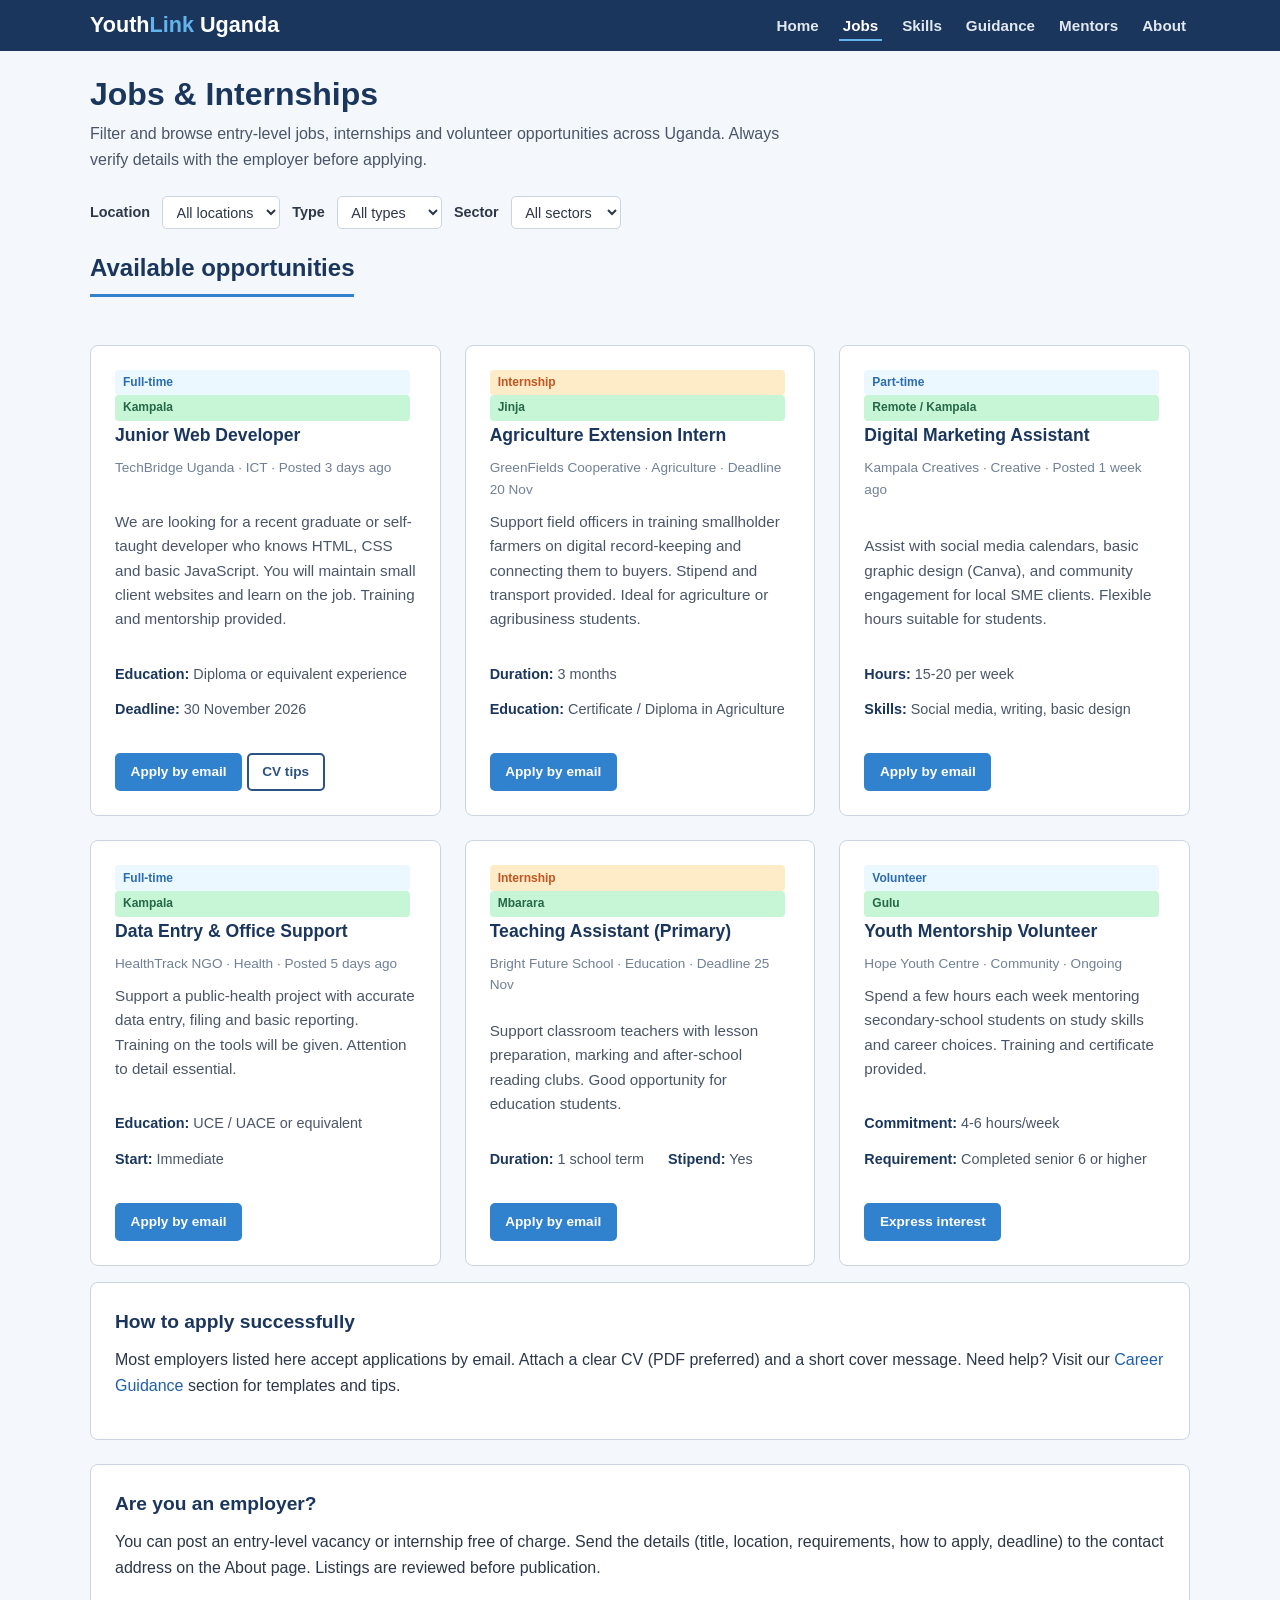
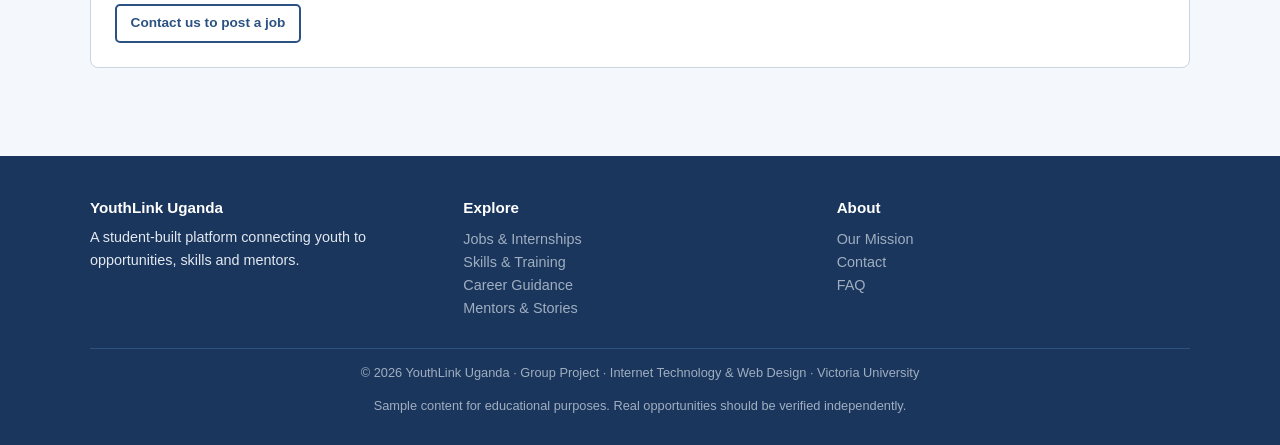
<file: jobs.html>
<!DOCTYPE html>
<html lang="en">
<head>
  <meta charset="UTF-8">
  <meta name="viewport" content="width=device-width, initial-scale=1.0">
  <meta name="description" content="Browse job and internship opportunities for youth in Uganda - YouthLink Uganda.">
  <title>Jobs &amp; Internships - YouthLink Uganda</title>
  <link rel="stylesheet" href="css/styles.css">
</head>
<body>
  <header class="site-header">
    <div class="container header-inner">
      <a href="index.html" class="logo">Youth<span>Link</span> Uganda</a>
      <nav class="main-nav" aria-label="Main navigation">
        <ul>
          <li><a href="index.html">Home</a></li>
          <li><a href="jobs.html" class="active">Jobs</a></li>
          <li><a href="skills.html">Skills</a></li>
          <li><a href="guidance.html">Guidance</a></li>
          <li><a href="mentors.html">Mentors</a></li>
          <li><a href="about.html">About</a></li>
        </ul>
      </nav>
    </div>
  </header>

  <main class="main-content">
    <div class="container">
      <div class="page-header">
        <h1>Jobs &amp; Internships</h1>
        <p>Filter and browse entry-level jobs, internships and volunteer opportunities across Uganda. Always verify details with the employer before applying.</p>
      </div>

      <!-- Simple filter bar (static for demonstration) -->
      <div class="filter-bar" role="search" aria-label="Filter opportunities">
        <label for="location">Location</label>
        <select id="location" name="location">
          <option value="">All locations</option>
          <option>Kampala</option>
          <option>Jinja</option>
          <option>Mbarara</option>
          <option>Gulu</option>
          <option>Remote</option>
        </select>
        <label for="type">Type</label>
        <select id="type" name="type">
          <option value="">All types</option>
          <option>Full-time</option>
          <option>Part-time</option>
          <option>Internship</option>
          <option>Volunteer</option>
        </select>
        <label for="sector">Sector</label>
        <select id="sector" name="sector">
          <option value="">All sectors</option>
          <option>ICT</option>
          <option>Agriculture</option>
          <option>Health</option>
          <option>Education</option>
          <option>Creative</option>
        </select>
      </div>

      <h2 class="section-title">Available opportunities</h2>
      <div class="card-grid">
        <!-- Job 1 -->
        <article class="card" id="job-webdev">
          <div class="card-body">
            <span class="badge">Full-time</span>
            <span class="badge badge-green">Kampala</span>
            <h3>Junior Web Developer</h3>
            <p class="meta">TechBridge Uganda · ICT · Posted 3 days ago</p>
            <p>We are looking for a recent graduate or self-taught developer who knows HTML, CSS and basic JavaScript. You will maintain small client websites and learn on the job. Training and mentorship provided.</p>
            <div class="detail-meta">
              <span><strong>Education:</strong> Diploma or equivalent experience</span>
              <span><strong>Deadline:</strong> 30 November 2026</span>
            </div>
            <div class="card-actions">
              <a href="mailto:careers@techbridge.ug?subject=Junior%20Web%20Developer" class="btn btn-primary btn-sm">Apply by email</a>
              <a href="guidance.html" class="btn btn-outline btn-sm">CV tips</a>
            </div>
          </div>
        </article>

        <!-- Job 2 -->
        <article class="card">
          <div class="card-body">
            <span class="badge badge-orange">Internship</span>
            <span class="badge badge-green">Jinja</span>
            <h3>Agriculture Extension Intern</h3>
            <p class="meta">GreenFields Cooperative · Agriculture · Deadline 20 Nov</p>
            <p>Support field officers in training smallholder farmers on digital record-keeping and connecting them to buyers. Stipend and transport provided. Ideal for agriculture or agribusiness students.</p>
            <div class="detail-meta">
              <span><strong>Duration:</strong> 3 months</span>
              <span><strong>Education:</strong> Certificate / Diploma in Agriculture</span>
            </div>
            <div class="card-actions">
              <a href="mailto:interns@greenfields.ug" class="btn btn-primary btn-sm">Apply by email</a>
            </div>
          </div>
        </article>

        <!-- Job 3 -->
        <article class="card">
          <div class="card-body">
            <span class="badge">Part-time</span>
            <span class="badge badge-green">Remote / Kampala</span>
            <h3>Digital Marketing Assistant</h3>
            <p class="meta">Kampala Creatives · Creative · Posted 1 week ago</p>
            <p>Assist with social media calendars, basic graphic design (Canva), and community engagement for local SME clients. Flexible hours suitable for students.</p>
            <div class="detail-meta">
              <span><strong>Hours:</strong> 15-20 per week</span>
              <span><strong>Skills:</strong> Social media, writing, basic design</span>
            </div>
            <div class="card-actions">
              <a href="mailto:hello@kampalacreatives.ug" class="btn btn-primary btn-sm">Apply by email</a>
            </div>
          </div>
        </article>

        <!-- Job 4 -->
        <article class="card">
          <div class="card-body">
            <span class="badge">Full-time</span>
            <span class="badge badge-green">Kampala</span>
            <h3>Data Entry &amp; Office Support</h3>
            <p class="meta">HealthTrack NGO · Health · Posted 5 days ago</p>
            <p>Support a public-health project with accurate data entry, filing and basic reporting. Training on the tools will be given. Attention to detail essential.</p>
            <div class="detail-meta">
              <span><strong>Education:</strong> UCE / UACE or equivalent</span>
              <span><strong>Start:</strong> Immediate</span>
            </div>
            <div class="card-actions">
              <a href="mailto:hr@healthtrack.ug" class="btn btn-primary btn-sm">Apply by email</a>
            </div>
          </div>
        </article>

        <!-- Job 5 -->
        <article class="card">
          <div class="card-body">
            <span class="badge badge-orange">Internship</span>
            <span class="badge badge-green">Mbarara</span>
            <h3>Teaching Assistant (Primary)</h3>
            <p class="meta">Bright Future School · Education · Deadline 25 Nov</p>
            <p>Support classroom teachers with lesson preparation, marking and after-school reading clubs. Good opportunity for education students.</p>
            <div class="detail-meta">
              <span><strong>Duration:</strong> 1 school term</span>
              <span><strong>Stipend:</strong> Yes</span>
            </div>
            <div class="card-actions">
              <a href="mailto:admin@brightfutureschool.ug" class="btn btn-primary btn-sm">Apply by email</a>
            </div>
          </div>
        </article>

        <!-- Job 6 -->
        <article class="card">
          <div class="card-body">
            <span class="badge">Volunteer</span>
            <span class="badge badge-green">Gulu</span>
            <h3>Youth Mentorship Volunteer</h3>
            <p class="meta">Hope Youth Centre · Community · Ongoing</p>
            <p>Spend a few hours each week mentoring secondary-school students on study skills and career choices. Training and certificate provided.</p>
            <div class="detail-meta">
              <span><strong>Commitment:</strong> 4-6 hours/week</span>
              <span><strong>Requirement:</strong> Completed senior 6 or higher</span>
            </div>
            <div class="card-actions">
              <a href="mailto:volunteer@hopeyouth.ug" class="btn btn-primary btn-sm">Express interest</a>
            </div>
          </div>
        </article>
      </div>

      <div class="content-block mt-2">
        <h2>How to apply successfully</h2>
        <p>Most employers listed here accept applications by email. Attach a clear CV (PDF preferred) and a short cover message. Need help? Visit our <a href="guidance.html">Career Guidance</a> section for templates and tips.</p>
      </div>

      <div class="content-block">
        <h2>Are you an employer?</h2>
        <p>You can post an entry-level vacancy or internship free of charge. Send the details (title, location, requirements, how to apply, deadline) to the contact address on the About page. Listings are reviewed before publication.</p>
        <a href="about.html#contact" class="btn btn-outline btn-sm mt-1">Contact us to post a job</a>
      </div>
    </div>
  </main>

  <footer class="site-footer">
    <div class="container">
      <div class="footer-grid">
        <div>
          <h3>YouthLink Uganda</h3>
          <p>A student-built platform connecting youth to opportunities, skills and mentors.</p>
        </div>
        <div>
          <h3>Explore</h3>
          <ul>
            <li><a href="jobs.html">Jobs &amp; Internships</a></li>
            <li><a href="skills.html">Skills &amp; Training</a></li>
            <li><a href="guidance.html">Career Guidance</a></li>
            <li><a href="mentors.html">Mentors &amp; Stories</a></li>
          </ul>
        </div>
        <div>
          <h3>About</h3>
          <ul>
            <li><a href="about.html">Our Mission</a></li>
            <li><a href="about.html#contact">Contact</a></li>
            <li><a href="about.html#faq">FAQ</a></li>
          </ul>
        </div>
      </div>
      <div class="footer-bottom">
        <p>&copy; 2026 YouthLink Uganda · Group Project · Internet Technology &amp; Web Design · Victoria University</p>
        <p>Sample content for educational purposes. Real opportunities should be verified independently.</p>
      </div>
    </div>
  </footer>
</body>
</html>
</file>
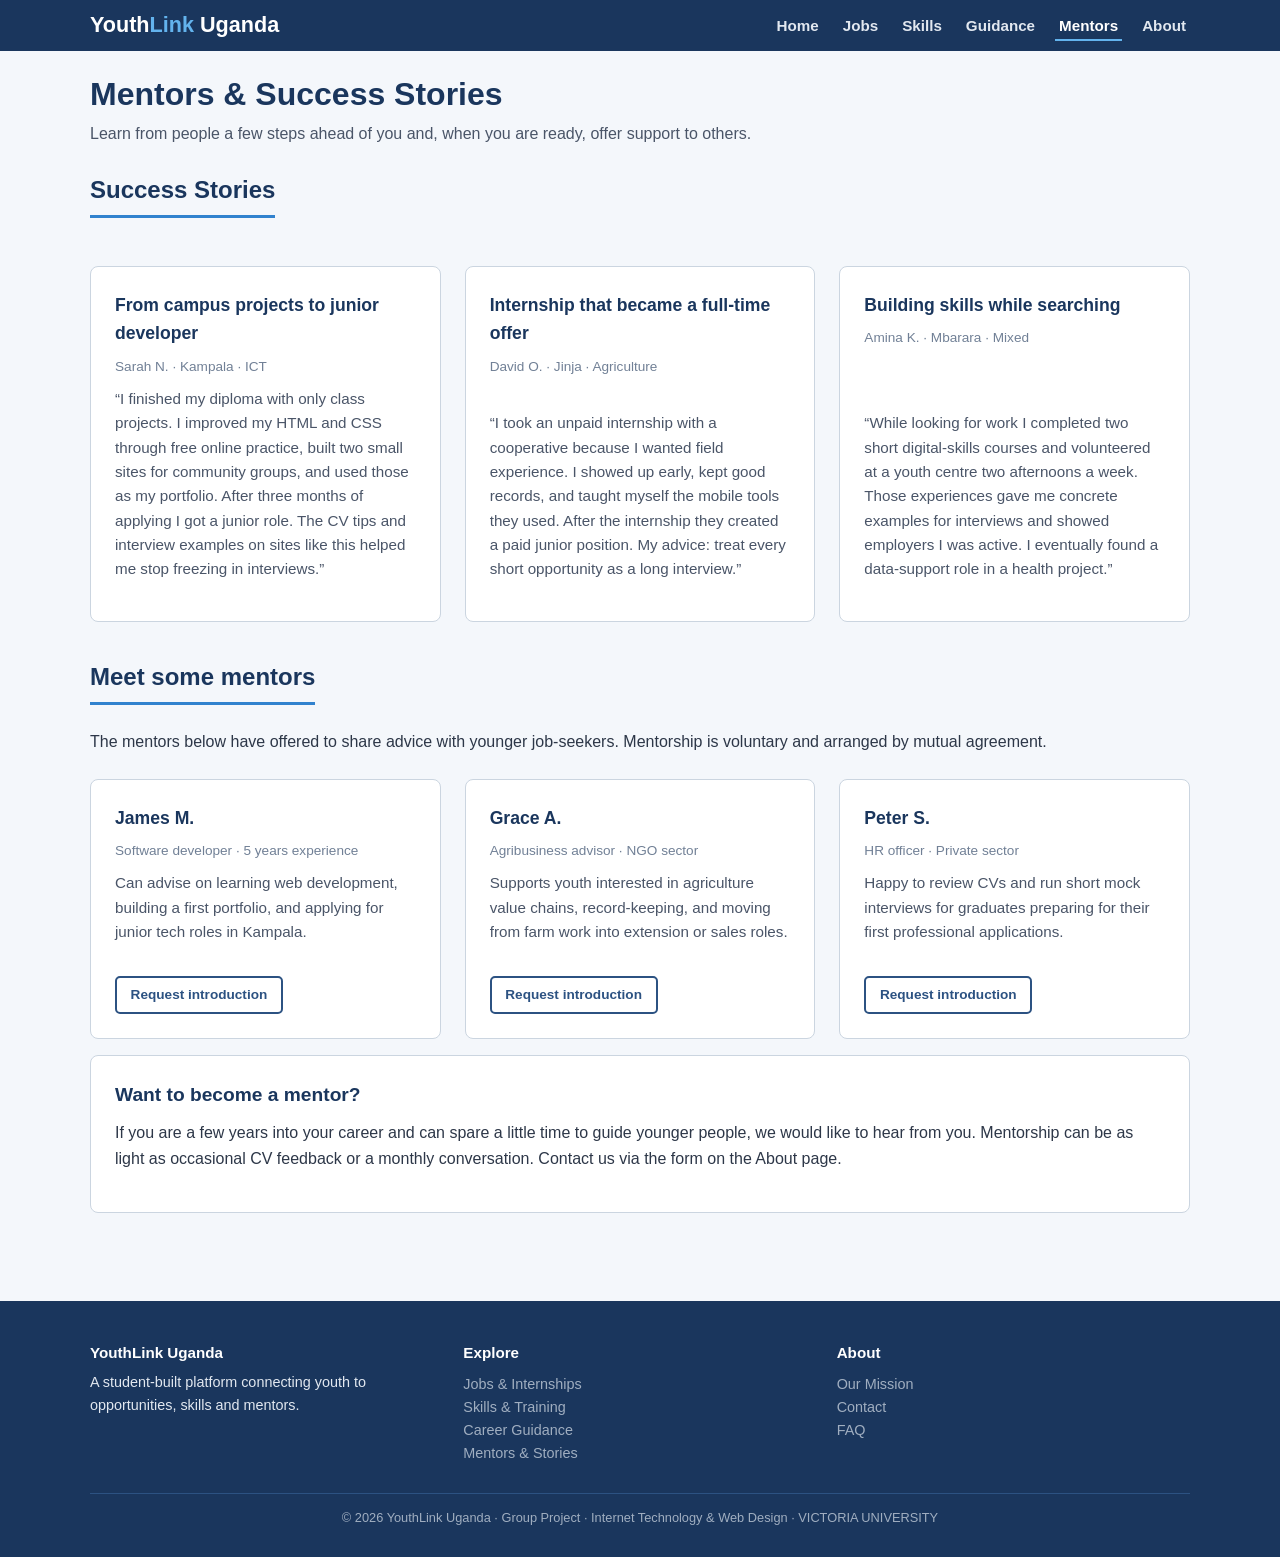
<file: mentors.html>
<!DOCTYPE html>
<html lang="en">
<head>
  <meta charset="UTF-8">
  <meta name="viewport" content="width=device-width, initial-scale=1.0">
  <meta name="description" content="Connect with mentors and read success stories from young Ugandans - YouthLink Uganda.">
  <title>Mentors &amp; Success Stories - YouthLink Uganda</title>
  <link rel="stylesheet" href="css/styles.css">
</head>
<body>
  <header class="site-header">
    <div class="container header-inner">
      <a href="index.html" class="logo">Youth<span>Link</span> Uganda</a>
      <nav class="main-nav" aria-label="Main navigation">
        <ul>
          <li><a href="index.html">Home</a></li>
          <li><a href="jobs.html">Jobs</a></li>
          <li><a href="skills.html">Skills</a></li>
          <li><a href="guidance.html">Guidance</a></li>
          <li><a href="mentors.html" class="active">Mentors</a></li>
          <li><a href="about.html">About</a></li>
        </ul>
      </nav>
    </div>
  </header>

  <main class="main-content">
    <div class="container">
      <div class="page-header">
        <h1>Mentors &amp; Success Stories</h1>
        <p>Learn from people a few steps ahead of you and, when you are ready, offer support to others.</p>
      </div>

      <h2 class="section-title">Success Stories</h2>
      <div class="card-grid">
        <article class="card">
          <div class="card-body">
            <h3>From campus projects to junior developer</h3>
            <p class="meta">Sarah N. · Kampala · ICT</p>
            <p>“I finished my diploma with only class projects. I improved my HTML and CSS through free online practice, built two small sites for community groups, and used those as my portfolio. After three months of applying I got a junior role. The CV tips and interview examples on sites like this helped me stop freezing in interviews.&rdquo;</p>
          </div>
        </article>
        <article class="card">
          <div class="card-body">
            <h3>Internship that became a full-time offer</h3>
            <p class="meta">David O. · Jinja · Agriculture</p>
            <p>“I took an unpaid internship with a cooperative because I wanted field experience. I showed up early, kept good records, and taught myself the mobile tools they used. After the internship they created a paid junior position. My advice: treat every short opportunity as a long interview.&rdquo;</p>
          </div>
        </article>
        <article class="card">
          <div class="card-body">
            <h3>Building skills while searching</h3>
            <p class="meta">Amina K. · Mbarara · Mixed</p>
            <p>“While looking for work I completed two short digital-skills courses and volunteered at a youth centre two afternoons a week. Those experiences gave me concrete examples for interviews and showed employers I was active. I eventually found a data-support role in a health project.&rdquo;</p>
          </div>
        </article>
      </div>

      <h2 class="section-title" style="margin-top: 2.25rem;">Meet some mentors</h2>
      <p class="mb-2">The mentors below have offered to share advice with younger job-seekers. Mentorship is voluntary and arranged by mutual agreement.</p>

      <div class="card-grid">
        <article class="card">
          <div class="card-body">
            <h3>James M.</h3>
            <p class="meta">Software developer · 5 years experience</p>
            <p>Can advise on learning web development, building a first portfolio, and applying for junior tech roles in Kampala.</p>
            <div class="card-actions">
              <a href="about.html#contact" class="btn btn-outline btn-sm">Request introduction</a>
            </div>
          </div>
        </article>
        <article class="card">
          <div class="card-body">
            <h3>Grace A.</h3>
            <p class="meta">Agribusiness advisor · NGO sector</p>
            <p>Supports youth interested in agriculture value chains, record-keeping, and moving from farm work into extension or sales roles.</p>
            <div class="card-actions">
              <a href="about.html#contact" class="btn btn-outline btn-sm">Request introduction</a>
            </div>
          </div>
        </article>
        <article class="card">
          <div class="card-body">
            <h3>Peter S.</h3>
            <p class="meta">HR officer · Private sector</p>
            <p>Happy to review CVs and run short mock interviews for graduates preparing for their first professional applications.</p>
            <div class="card-actions">
              <a href="about.html#contact" class="btn btn-outline btn-sm">Request introduction</a>
            </div>
          </div>
        </article>
      </div>

      <div class="content-block mt-2">
        <h2>Want to become a mentor?</h2>
        <p>If you are a few years into your career and can spare a little time to guide younger people, we would like to hear from you. Mentorship can be as light as occasional CV feedback or a monthly conversation. Contact us via the form on the About page.</p>
      </div>
    </div>
  </main>

  <footer class="site-footer">
    <div class="container">
      <div class="footer-grid">
        <div>
          <h3>YouthLink Uganda</h3>
          <p>A student-built platform connecting youth to opportunities, skills and mentors.</p>
        </div>
        <div>
          <h3>Explore</h3>
          <ul>
            <li><a href="jobs.html">Jobs &amp; Internships</a></li>
            <li><a href="skills.html">Skills &amp; Training</a></li>
            <li><a href="guidance.html">Career Guidance</a></li>
            <li><a href="mentors.html">Mentors &amp; Stories</a></li>
          </ul>
        </div>
        <div>
          <h3>About</h3>
          <ul>
            <li><a href="about.html">Our Mission</a></li>
            <li><a href="about.html#contact">Contact</a></li>
            <li><a href="about.html#faq">FAQ</a></li>
          </ul>
        </div>
      </div>
      <div class="footer-bottom">
        <p>&copy; 2026 YouthLink Uganda · Group Project · Internet Technology &amp; Web Design · VICTORIA UNIVERSITY</p>
      </div>
    </div>
  </footer>
</body>
</html>
</file>
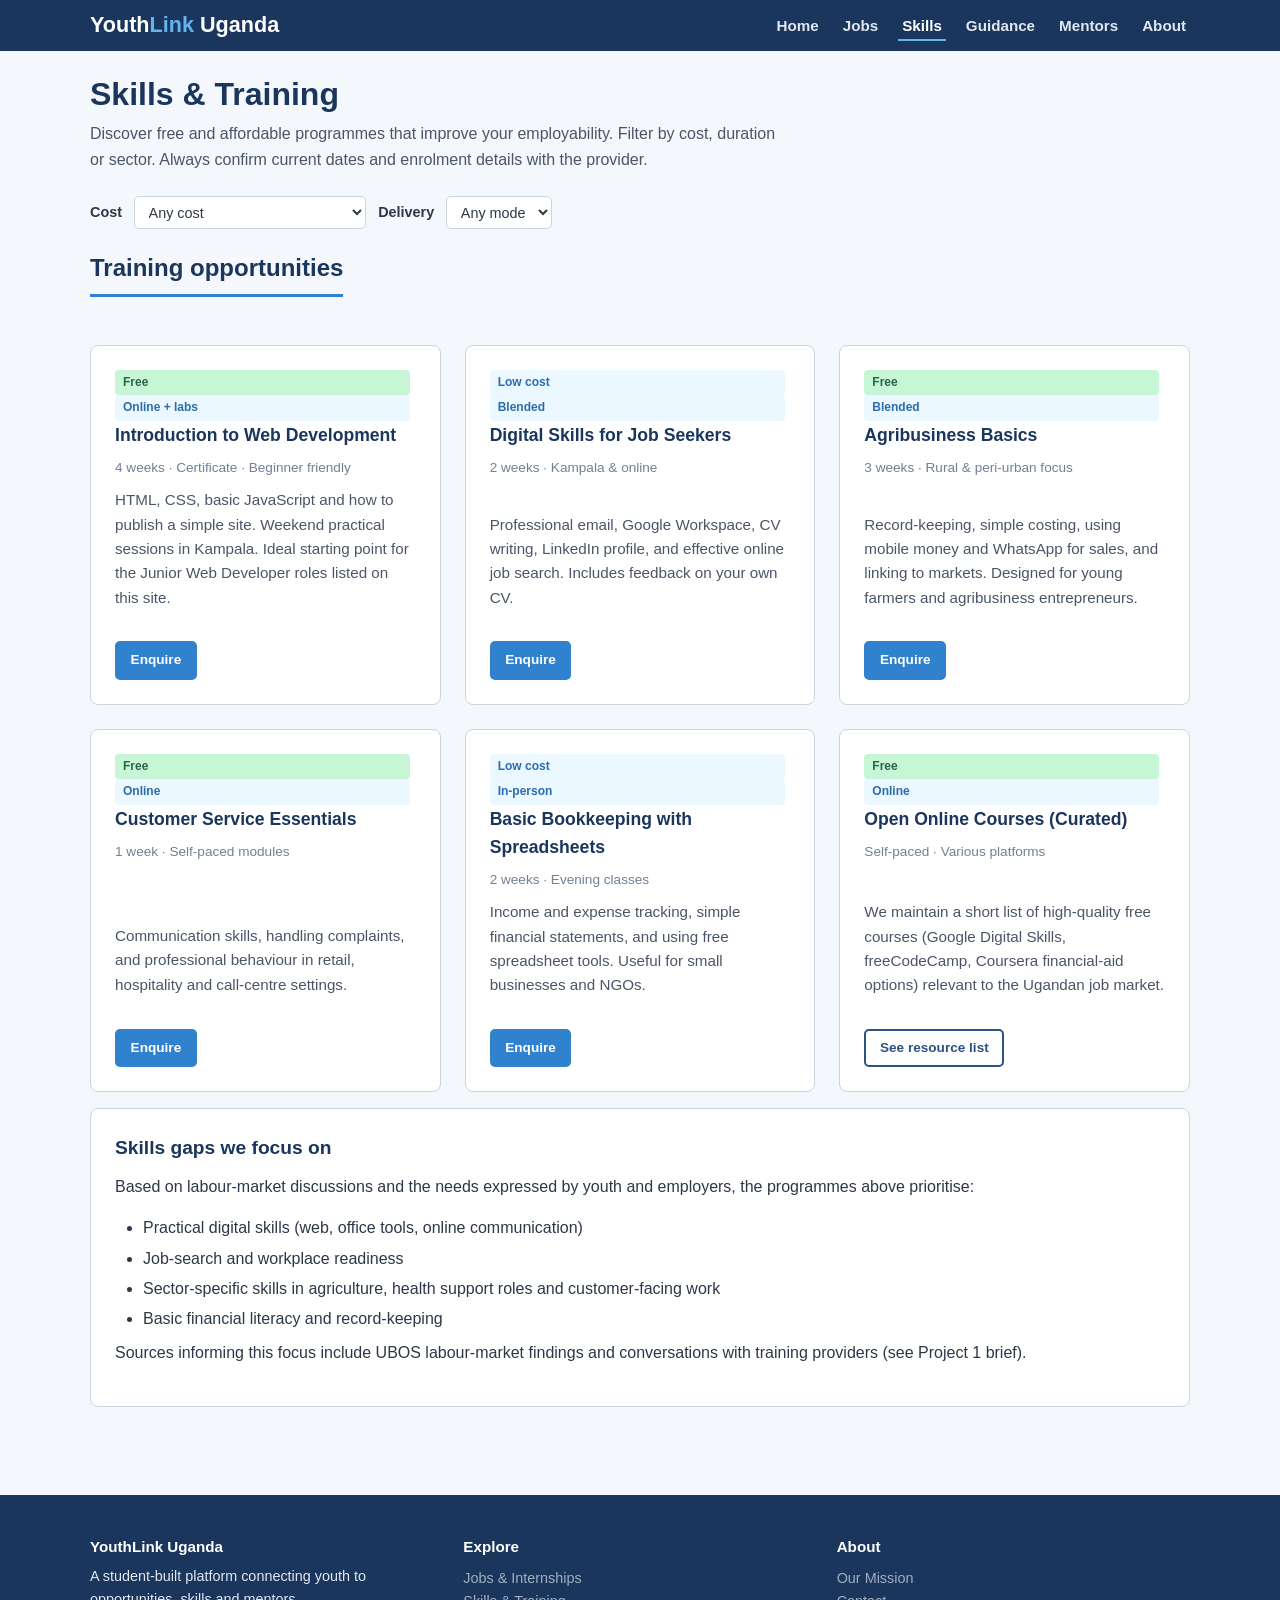
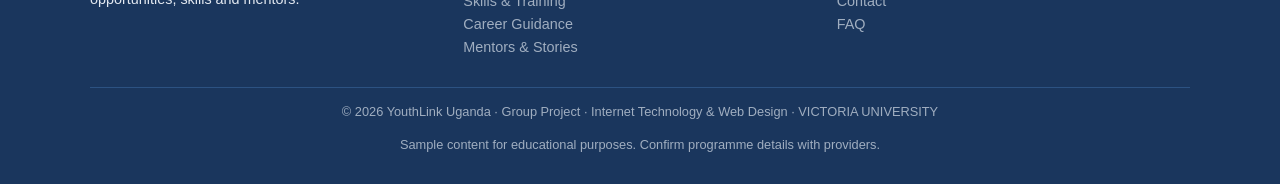
<file: skills.html>
<!DOCTYPE html>
<html lang="en">
<head>
  <meta charset="UTF-8">
  <meta name="viewport" content="width=device-width, initial-scale=1.0">
  <meta name="description" content="Free and low-cost skills programmes and learning resources for Ugandan youth - YouthLink Uganda.">
  <title>Skills &amp; Training - YouthLink Uganda</title>
  <link rel="stylesheet" href="css/styles.css">
</head>
<body>
  <header class="site-header">
    <div class="container header-inner">
      <a href="index.html" class="logo">Youth<span>Link</span> Uganda</a>
      <nav class="main-nav" aria-label="Main navigation">
        <ul>
          <li><a href="index.html">Home</a></li>
          <li><a href="jobs.html">Jobs</a></li>
          <li><a href="skills.html" class="active">Skills</a></li>
          <li><a href="guidance.html">Guidance</a></li>
          <li><a href="mentors.html">Mentors</a></li>
          <li><a href="about.html">About</a></li>
        </ul>
      </nav>
    </div>
  </header>

  <main class="main-content">
    <div class="container">
      <div class="page-header">
        <h1>Skills &amp; Training</h1>
        <p>Discover free and affordable programmes that improve your employability. Filter by cost, duration or sector. Always confirm current dates and enrolment details with the provider.</p>
      </div>

      <div class="filter-bar">
        <label for="cost">Cost</label>
        <select id="cost" name="cost">
          <option value="">Any cost</option>
          <option>Free</option>
          <option>Low cost (under UGX 50,000)</option>
          <option>Paid</option>
        </select>
        <label for="mode">Delivery</label>
        <select id="mode" name="mode">
          <option value="">Any mode</option>
          <option>Online</option>
          <option>In-person</option>
          <option>Blended</option>
        </select>
      </div>

      <h2 class="section-title">Training opportunities</h2>
      <div class="card-grid">
        <article class="card">
          <div class="card-body">
            <span class="badge badge-green">Free</span>
            <span class="badge">Online + labs</span>
            <h3>Introduction to Web Development</h3>
            <p class="meta">4 weeks · Certificate · Beginner friendly</p>
            <p>HTML, CSS, basic JavaScript and how to publish a simple site. Weekend practical sessions in Kampala. Ideal starting point for the Junior Web Developer roles listed on this site.</p>
            <div class="card-actions">
              <a href="about.html#contact" class="btn btn-primary btn-sm">Enquire</a>
            </div>
          </div>
        </article>

        <article class="card">
          <div class="card-body">
            <span class="badge">Low cost</span>
            <span class="badge">Blended</span>
            <h3>Digital Skills for Job Seekers</h3>
            <p class="meta">2 weeks · Kampala &amp; online</p>
            <p>Professional email, Google Workspace, CV writing, LinkedIn profile, and effective online job search. Includes feedback on your own CV.</p>
            <div class="card-actions">
              <a href="about.html#contact" class="btn btn-primary btn-sm">Enquire</a>
            </div>
          </div>
        </article>

        <article class="card">
          <div class="card-body">
            <span class="badge badge-green">Free</span>
            <span class="badge">Blended</span>
            <h3>Agribusiness Basics</h3>
            <p class="meta">3 weeks · Rural &amp; peri-urban focus</p>
            <p>Record-keeping, simple costing, using mobile money and WhatsApp for sales, and linking to markets. Designed for young farmers and agribusiness entrepreneurs.</p>
            <div class="card-actions">
              <a href="about.html#contact" class="btn btn-primary btn-sm">Enquire</a>
            </div>
          </div>
        </article>

        <article class="card">
          <div class="card-body">
            <span class="badge badge-green">Free</span>
            <span class="badge">Online</span>
            <h3>Customer Service Essentials</h3>
            <p class="meta">1 week · Self-paced modules</p>
            <p>Communication skills, handling complaints, and professional behaviour in retail, hospitality and call-centre settings.</p>
            <div class="card-actions">
              <a href="about.html#contact" class="btn btn-primary btn-sm">Enquire</a>
            </div>
          </div>
        </article>

        <article class="card">
          <div class="card-body">
            <span class="badge">Low cost</span>
            <span class="badge">In-person</span>
            <h3>Basic Bookkeeping with Spreadsheets</h3>
            <p class="meta">2 weeks · Evening classes</p>
            <p>Income and expense tracking, simple financial statements, and using free spreadsheet tools. Useful for small businesses and NGOs.</p>
            <div class="card-actions">
              <a href="about.html#contact" class="btn btn-primary btn-sm">Enquire</a>
            </div>
          </div>
        </article>

        <article class="card">
          <div class="card-body">
            <span class="badge badge-green">Free</span>
            <span class="badge">Online</span>
            <h3>Open Online Courses (Curated)</h3>
            <p class="meta">Self-paced · Various platforms</p>
            <p>We maintain a short list of high-quality free courses (Google Digital Skills, freeCodeCamp, Coursera financial-aid options) relevant to the Ugandan job market.</p>
            <div class="card-actions">
              <a href="guidance.html" class="btn btn-outline btn-sm">See resource list</a>
            </div>
          </div>
        </article>
      </div>

      <div class="content-block mt-2">
        <h2>Skills gaps we focus on</h2>
        <p>Based on labour-market discussions and the needs expressed by youth and employers, the programmes above prioritise:</p>
        <ul>
          <li>Practical digital skills (web, office tools, online communication)</li>
          <li>Job-search and workplace readiness</li>
          <li>Sector-specific skills in agriculture, health support roles and customer-facing work</li>
          <li>Basic financial literacy and record-keeping</li>
        </ul>
        <p class="mt-1">Sources informing this focus include UBOS labour-market findings and conversations with training providers (see Project 1 brief).</p>
      </div>
    </div>
  </main>

  <footer class="site-footer">
    <div class="container">
      <div class="footer-grid">
        <div>
          <h3>YouthLink Uganda</h3>
          <p>A student-built platform connecting youth to opportunities, skills and mentors.</p>
        </div>
        <div>
          <h3>Explore</h3>
          <ul>
            <li><a href="jobs.html">Jobs &amp; Internships</a></li>
            <li><a href="skills.html">Skills &amp; Training</a></li>
            <li><a href="guidance.html">Career Guidance</a></li>
            <li><a href="mentors.html">Mentors &amp; Stories</a></li>
          </ul>
        </div>
        <div>
          <h3>About</h3>
          <ul>
            <li><a href="about.html">Our Mission</a></li>
            <li><a href="about.html#contact">Contact</a></li>
            <li><a href="about.html#faq">FAQ</a></li>
          </ul>
        </div>
      </div>
      <div class="footer-bottom">
        <p>&copy; 2026 YouthLink Uganda · Group Project · Internet Technology &amp; Web Design · VICTORIA UNIVERSITY</p>
        <p>Sample content for educational purposes. Confirm programme details with providers.</p>
      </div>
    </div>
  </footer>
</body>
</html>
</file>
<file: css/styles.css>
* {
  box-sizing: border-box;
}

html {
  font-size: 16px;
  scroll-behavior: smooth;
}

body {
  margin: 0;
  min-height: 100vh;
  font-family: Arial, Helvetica, sans-serif;
  line-height: 1.6;
  color: #2d3748;
  background-color: #f4f7fb;
}

img {
  max-width: 100%;
  height: auto;
}

a {
  color: #1f5fa8;
  text-decoration: none;
}

a:hover {
  text-decoration: underline;
}

a:focus,
button:focus,
input:focus,
select:focus,
textarea:focus {
  outline: 3px solid #1a365d;
  outline-offset: 3px;
}

ul,
ol {
  padding-left: 1.25rem;
  margin-top: 0.5rem;
  margin-bottom: 0.5rem;
}

h1,
h2,
h3,
h4,
p {
  margin-top: 0;
}

.container {
  width: 90%;
  max-width: 1100px;
  margin: 0 auto;
}

.main-content {
  flex: 1;
  padding: 1.5rem 0 3rem;
}

.site-header {
  position: sticky;
  top: 0;
  z-index: 10;
  padding: 0.5rem 0;
  color: #ffffff;
  background-color: #1a365d;
}

.header-inner {
  display: flex;
  flex-wrap: wrap;
  align-items: center;
  justify-content: space-between;
  gap: 0.75rem;
}

.logo {
  color: #ffffff;
  font-size: 1.35rem;
  font-weight: bold;
}

.logo span {
  color: #63b3ed;
}

.logo:hover {
  text-decoration: none;
}

.main-nav ul {
  display: flex;
  flex-wrap: wrap;
  gap: 0.25rem 1rem;
  margin: 0;
  padding-left: 0;
  list-style: none;
}

.main-nav a {
  padding: 0.35rem 0.25rem;
  color: #e2e8f0;
  font-size: 0.95rem;
  font-weight: bold;
  border-bottom: 2px solid transparent;
}

.main-nav a:hover,
.main-nav a:focus,
.main-nav a.active {
  color: #ffffff;
  border-bottom-color: #63b3ed;
  text-decoration: none;
}

.site-header a:focus,
.hero a:focus,
.site-footer a:focus {
  outline-color: #ffffff;
}

/* Home page banner */
.hero {
  padding: 3rem 0;
  color: #ffffff;
  background-color: #2c5282;
  text-align: center;
}

.hero h1 {
  margin-bottom: 1rem;
  font-size: 2.5rem;
  line-height: 1.2;
}

.hero p {
  max-width: 680px;
  margin: 0 auto 1.5rem;
  font-size: 1.05rem;
}

.hero-actions {
  display: flex;
  flex-wrap: wrap;
  justify-content: center;
  gap: 0.75rem;
}

.btn {
  display: inline-block;
  padding: 0.65rem 1.25rem;
  border: 2px solid transparent;
  border-radius: 5px;
  font-size: 0.95rem;
  font-weight: bold;
  text-align: center;
  cursor: pointer;
}

.btn:hover,
.btn:focus {
  text-decoration: none;
}

.btn-primary {
  color: #ffffff;
  background-color: #3182ce;
  border-color: #3182ce;
}

.btn-primary:hover,
.btn-primary:focus {
  background-color: #2b6cb0;
  border-color: #2b6cb0;
}

.btn-secondary {
  color: #ffffff;
  background-color: transparent;
  border-color: #ffffff;
}

.btn-secondary:hover,
.btn-secondary:focus {
  background-color: #2c5282;
}

.btn-outline {
  color: #2c5282;
  background-color: transparent;
  border-color: #2c5282;
}

.btn-outline:hover,
.btn-outline:focus {
  color: #ffffff;
  background-color: #2c5282;
}

.btn-sm {
  padding: 0.4rem 0.85rem;
  font-size: 0.85rem;
}

.section-title {
  display: inline-block;
  margin-bottom: 1.5rem;
  padding-bottom: 0.4rem;
  color: #1a365d;
  font-size: 1.5rem;
  border-bottom: 3px solid #3182ce;
}

.card-grid {
  display: grid;
  grid-template-columns: 1fr;
  gap: 1.5rem;
  margin-top: 1.5rem;
}

.card {
  display: flex;
  flex-direction: column;
  overflow: hidden;
  background-color: #ffffff;
  border: 1px solid #cbd5e0;
  border-radius: 8px;
}

.card-body {
  display: flex;
  flex: 1;
  flex-direction: column;
  padding: 1.5rem;
}

.card h3 {
  margin-bottom: 0.5rem;
  color: #1a365d;
  font-size: 1.1rem;
}

.card .meta {
  margin-bottom: 0.6rem;
  color: #718096;
  font-size: 0.85rem;
}

.card p {
  flex: 1;
  color: #4a5568;
  font-size: 0.95rem;
}

.card .card-actions {
  margin-top: 1rem;
}

.badge {
  display: inline-block;
  margin-right: 0.35rem;
  padding: 0.2rem 0.5rem;
  color: #2b6cb0;
  background-color: #ebf8ff;
  border-radius: 4px;
  font-size: 0.75rem;
  font-weight: bold;
}

.badge-green {
  color: #276749;
  background-color: #c6f6d5;
}

.badge-orange {
  color: #c05621;
  background-color: #feebc8;
}

.stats {
  display: grid;
  grid-template-columns: repeat(4, 1fr);
  gap: 1rem;
  margin: 1.5rem 0;
  text-align: center;
}

.stat-item {
  padding: 1.5rem;
  background-color: #ffffff;
  border: 1px solid #cbd5e0;
  border-radius: 8px;
}

.stat-number {
  color: #2c5282;
  font-size: 1.6rem;
  font-weight: bold;
}

.stat-label {
  color: #718096;
  font-size: 0.85rem;
}

/* Page headings and content */
.page-header {
  margin-bottom: 1.5rem;
}

.page-header h1 {
  margin-bottom: 0.5rem;
  color: #1a365d;
  font-size: 2rem;
  line-height: 1.2;
}

.page-header p {
  max-width: 700px;
  color: #4a5568;
}

.content-block {
  margin-bottom: 1.5rem;
  padding: 1.5rem;
  background-color: #ffffff;
  border: 1px solid #cbd5e0;
  border-radius: 8px;
}

.content-block h2 {
  margin-bottom: 0.6rem;
  color: #1a365d;
  font-size: 1.2rem;
}

.content-block ul {
  margin-top: 0.4rem;
  margin-left: 0.5rem;
}

.content-block li {
  margin-bottom: 0.3rem;
}

.content-block p,
.content-block li,
.page-header p,
.resource-list li,
.resource-list h3,
.resource-list .meta {
  overflow-wrap: anywhere;
}

.filter-bar {
  display: flex;
  flex-wrap: wrap;
  align-items: center;
  gap: 0.75rem;
  margin-bottom: 1.25rem;
}

.filter-bar label {
  color: #2d3748;
  font-size: 0.9rem;
  font-weight: bold;
}

.filter-bar select,
.filter-bar input {
  padding: 0.4rem 0.6rem;
  color: #2d3748;
  background-color: #ffffff;
  border: 1px solid #cbd5e0;
  border-radius: 5px;
  font-size: 0.9rem;
}

.detail-meta {
  display: flex;
  flex-wrap: wrap;
  gap: 0.75rem 1.5rem;
  margin: 1rem 0;
  color: #4a5568;
  font-size: 0.9rem;
}

.detail-meta strong {
  color: #1a365d;
}

.form-group {
  margin-bottom: 1rem;
}

.form-group label {
  display: block;
  margin-bottom: 0.3rem;
  font-size: 0.9rem;
  font-weight: bold;
}

.form-group input,
.form-group select,
.form-group textarea {
  width: 100%;
  padding: 0.55rem 0.7rem;
  color: #2d3748;
  background-color: #ffffff;
  border: 1px solid #cbd5e0;
  border-radius: 5px;
  font-family: inherit;
  font-size: 0.95rem;
}

.form-group textarea {
  min-height: 110px;
  resize: vertical;
}

.resource-list {
  padding-left: 0;
  list-style: none;
}

.resource-list li {
  display: flex;
  flex-wrap: wrap;
  align-items: center;
  justify-content: space-between;
  gap: 0.5rem;
  max-width: 100%;
  margin-bottom: 1rem;
  padding: 1rem 1.5rem;
  background-color: #ffffff;
  border: 1px solid #cbd5e0;
  border-radius: 8px;
}

.resource-list li > div {
  min-width: 0;
  max-width: 100%;
}

.resource-list h3 {
  color: #1a365d;
  font-size: 1rem;
}

/* Footer */
.site-footer {
  margin-top: auto;
  padding: 2.5rem 0 1rem;
  color: #e2e8f0;
  background-color: #1a365d;
  font-size: 0.9rem;
}

.footer-grid {
  display: grid;
  grid-template-columns: 1fr;
  gap: 1.25rem;
  margin-bottom: 1.25rem;
}

.footer-grid h3 {
  margin-bottom: 0.4rem;
  color: #ffffff;
  font-size: 0.95rem;
}

.footer-grid ul {
  padding-left: 0;
  list-style: none;
}

.footer-grid a {
  color: #a0aec0;
}

.footer-grid a:hover {
  color: #ffffff;
}

.footer-bottom {
  padding-top: 0.85rem;
  color: #a0aec0;
  border-top: 1px solid #2c5282;
  font-size: 0.8rem;
  text-align: center;
}

.text-center {
  text-align: center;
}

.mt-1 {
  margin-top: 0.5rem;
}

.mt-2 {
  margin-top: 1rem;
}

.mb-2 {
  margin-bottom: 1rem;
}

.sr-only {
  position: absolute;
  width: 1px;
  height: 1px;
  padding: 0;
  margin: -1px;
  overflow: hidden;
  clip: rect(0, 0, 0, 0);
  border: 0;
}

@media (min-width: 640px) {
  .card-grid {
    grid-template-columns: repeat(2, 1fr);
  }

  .footer-grid {
    grid-template-columns: repeat(3, 1fr);
  }

  .main-content {
    padding-bottom: 4rem;
  }
}

@media (min-width: 900px) {
  .card-grid {
    grid-template-columns: repeat(3, 1fr);
  }

  .hero {
    padding: 4.5rem 0;
  }
}

@media (max-width: 639px) {
  .header-inner {
    align-items: flex-start;
  }

  .main-nav {
    width: 100%;
  }

  .main-nav ul {
    width: 100%;
  }

  .hero h1 {
    font-size: 2rem;
  }

  .hero-actions {
    flex-direction: column;
  }

  .hero-actions .btn {
    width: 100%;
  }

  .stats {
    grid-template-columns: repeat(2, 1fr);
  }
}

@media print {
  .site-header,
  .site-footer,
  .hero-actions,
  .filter-bar {
    display: none;
  }

  body {
    color: #000000;
    background-color: #ffffff;
  }
}
</file>
